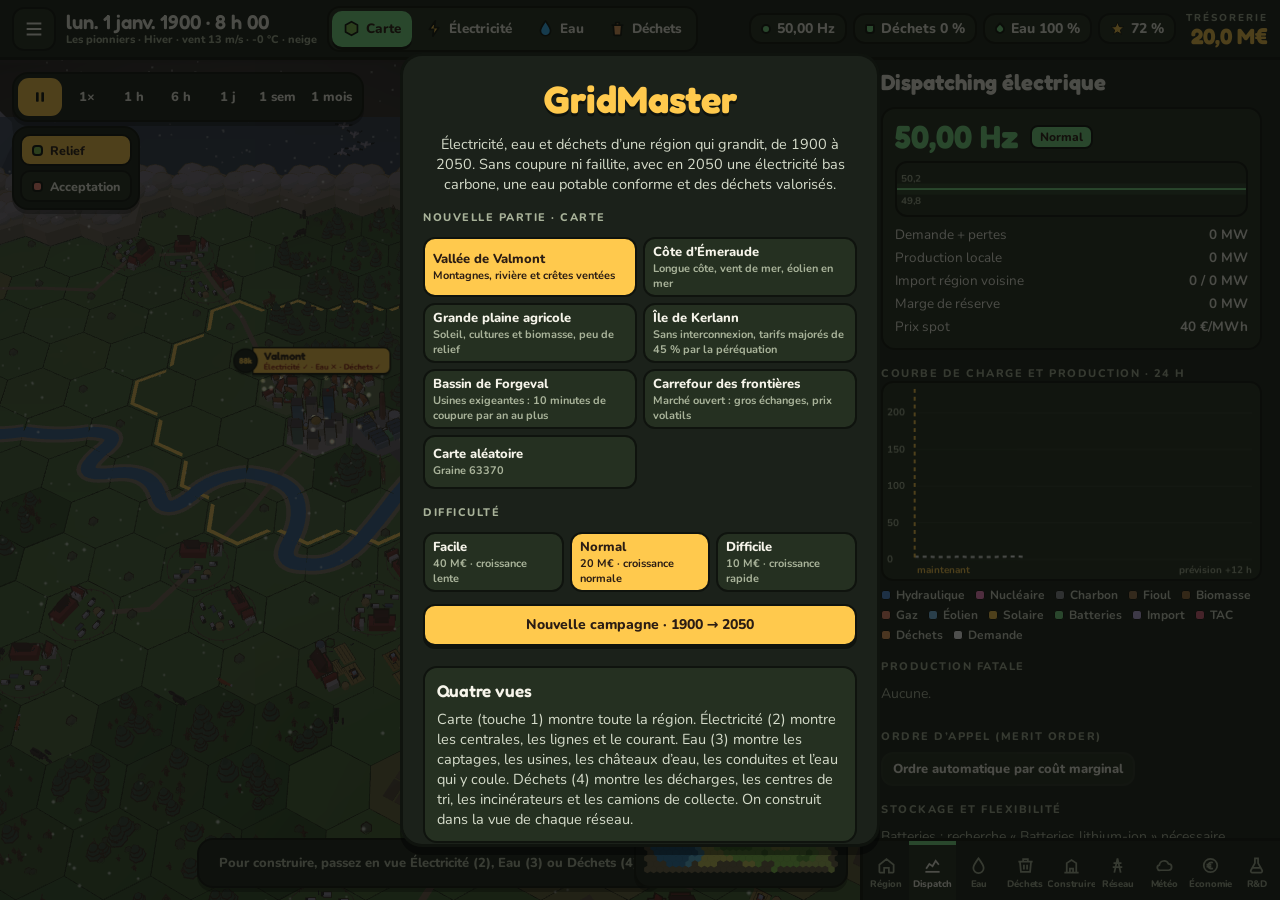
<file: index.html>
<!doctype html>
<html lang="fr">
<head>
<meta charset="utf-8">
<meta name="viewport" content="width=device-width, initial-scale=1, viewport-fit=cover">
<title>GridMaster</title>
<script src="js/00-appareil.js"></script>
<link rel="preconnect" href="https://fonts.googleapis.com">
<link href="https://fonts.googleapis.com/css2?family=Fredoka:wght@500;600;700&family=Nunito:wght@600;700;800&display=swap" rel="stylesheet">
<link rel="stylesheet" href="css/style.css">
</head>
<body>
<div id="tourner" role="dialog" aria-modal="true" aria-labelledby="tourner-titre">
  <svg viewBox="0 0 48 48" aria-hidden="true"><rect x="14" y="4" width="20" height="40" rx="4" fill="#253021" stroke="#ffc94d" stroke-width="3"/><circle cx="24" cy="38" r="2" fill="#ffc94d"/></svg>
  <h2 id="tourner-titre"><span class="t-paysage">Tournez la tablette en paysage</span><span class="t-portrait">Tournez le téléphone en portrait</span></h2>
  <p><span class="t-paysage">Sur tablette, la carte et le panneau de gestion tiennent côte à côte en format paysage.</span><span class="t-portrait">Sur téléphone, GridMaster se joue en portrait : la carte en haut, le panneau en bas.</span></p>
  <button type="button" class="btn secondaire petit" onclick="document.documentElement.dataset.ignorer = 1; majFormat();">Continuer ainsi</button>
</div>

<div id="app">
  <header class="barre">
    <button type="button" class="ico" data-act="menu" aria-label="Menu"><svg width="22" height="22" viewBox="0 0 24 24" fill="none" stroke="currentColor" stroke-width="2.4" aria-hidden="true"><path d="M4 6h16M4 12h16M4 18h16"/></svg></button>
    <div id="date" class="titre-date">GridMaster</div>
    <nav class="vues" aria-label="Vue de la carte">
      <button type="button" data-act="vue" data-id="carte" class="actif" title="Vue globale (touche 1)"><svg viewBox="0 0 20 20" aria-hidden="true"><path d="M10 2 17 6v8l-7 4-7-4V6z" fill="#86c552" stroke="#0f130e" stroke-width="2" stroke-linejoin="round"/></svg><span>Carte</span></button>
      <button type="button" data-act="vue" data-id="elec" title="Vue électricité (touche 2)"><svg viewBox="0 0 20 20" aria-hidden="true"><path d="M11 1 4 11h5l-1 8 7-10h-5z" fill="#ffc94d" stroke="#0f130e" stroke-width="2" stroke-linejoin="round"/></svg><span>Électricité</span></button>
      <button type="button" data-act="vue" data-id="eau" title="Vue eau (touche 3)"><svg viewBox="0 0 20 20" aria-hidden="true"><path d="M10 1c4 6 6 8.5 6 11.5a6 6 0 0 1-12 0C4 9.5 6 7 10 1z" fill="#38b6ff" stroke="#0f130e" stroke-width="2" stroke-linejoin="round"/></svg><span>Eau</span></button>
      <button type="button" data-act="vue" data-id="dechets" title="Vue déchets (touche 4)"><svg viewBox="0 0 20 20" aria-hidden="true"><path d="M5 6h10l-1 12H6zM3 6h14M8 6V3h4v3" fill="#f0a35e" stroke="#0f130e" stroke-width="2" stroke-linejoin="round"/></svg><span>Déchets</span></button>
    </nav>
    <div class="pills">
      <div id="p-evt" class="pill evt cache" hidden></div>
      <div id="p-freq" class="pill" title="Fréquence du réseau"><span class="pt"></span><span id="freq">50,00 Hz</span></div>
      <div id="p-dec" class="pill cache" title="Déchets valorisés (recyclage, compost, énergie) sur 30 jours ; rouge si les bacs débordent ou si les dépôts sauvages s’accumulent"><span class="pt"></span><span><span class="lib">Déchets </span><span id="dec-txt">—</span></span></div>
      <div id="p-eau" class="pill cache" title="Eau potable : part des besoins servis"><span class="pt"></span><span><span class="lib">Eau </span><span id="eau-txt">—</span></span></div>
      <div class="pill cache" title="Satisfaction des habitants"><svg width="15" height="15" viewBox="0 0 24 24" fill="#ffc94d" stroke="#0f130e" stroke-width="1.5" aria-hidden="true"><path d="M12 2l3 7 7 .6-5.3 4.6 1.6 7.1L12 17.5 5.7 21.3l1.6-7.1L2 9.6 9 9z"/></svg><span id="sat">—</span></div>
    </div>
    <div class="tresorerie"><div class="etiquette">TRÉSORERIE</div><div id="argent" class="argent">—</div></div>
  </header>

  <main id="zone">
    <canvas id="carte" aria-label="Carte hexagonale de la région"></canvas>
    <div id="eclair"></div>
    <div id="etiquettes"></div>
    <div id="temps" class="flottant temps" role="group" aria-label="Vitesse du temps"></div>
    <nav class="flottant lentilles" id="lentilles" aria-label="Lentilles de la carte"></nav>
    <button type="button" id="carte-eq" class="flottant carte-eq" data-act="onglet" data-id="dispatch"></button>
    <div class="aide" id="aide" hidden></div>
    <section class="flottant guide" id="guide" aria-live="polite" hidden></section>
    <div class="flottant chantier" id="chantier" role="toolbar" aria-label="Construire"></div>
    <div class="flottant minicarte"><canvas id="mini" width="400" height="266" aria-label="Mini-carte"></canvas></div>
  </main>

  <aside id="panneau" aria-label="Panneau de gestion">
    <div class="tete-panneau"><h2 id="titre-panneau">Dispatch</h2>
      <button type="button" class="fermer" data-act="onglet" data-id="carte" aria-label="Fermer"><svg width="18" height="18" viewBox="0 0 24 24" fill="none" stroke="currentColor" stroke-width="2.6" aria-hidden="true"><path d="M6 6l12 12M18 6L6 18"/></svg></button></div>
    <div id="contenu-panneau" class="contenu-panneau"></div>
  </aside>

  <nav class="nav" aria-label="Navigation du jeu">
    <button type="button" data-act="onglet" data-id="accueil"><svg width="22" height="22" viewBox="0 0 24 24" fill="none" stroke="currentColor" stroke-width="2.2" aria-hidden="true"><path d="M3 11l9-7 9 7v9a1 1 0 0 1-1 1h-5v-6h-6v6H4a1 1 0 0 1-1-1z"/></svg>Région</button>
    <button type="button" data-act="onglet" data-id="dispatch"><svg width="22" height="22" viewBox="0 0 24 24" fill="none" stroke="currentColor" stroke-width="2.2" aria-hidden="true"><path d="M3 20h18"/><path d="M4 16l4-6 4 3 4-7 4 5"/></svg>Dispatch</button>
    <button type="button" data-act="onglet" data-id="eau"><svg width="22" height="22" viewBox="0 0 24 24" fill="none" stroke="currentColor" stroke-width="2.2" aria-hidden="true"><path d="M12 3c4.5 6 6.5 9 6.5 12a6.5 6.5 0 0 1-13 0C5.5 12 7.5 9 12 3z"/></svg>Eau</button>
    <button type="button" data-act="onglet" data-id="dechets"><svg width="22" height="22" viewBox="0 0 24 24" fill="none" stroke="currentColor" stroke-width="2.2" aria-hidden="true"><path d="M5 7h14l-1.2 13H6.2zM3 7h18M9 7V4h6v3M10 11v6M14 11v6"/></svg>Déchets</button>
    <button type="button" data-act="onglet" data-id="construire"><svg width="22" height="22" viewBox="0 0 24 24" fill="none" stroke="currentColor" stroke-width="2.2" aria-hidden="true"><path d="M3 21h18M6 21V9l6-4 6 4v12"/><path d="M10 21v-5h4v5"/></svg>Construire</button>
    <button type="button" data-act="onglet" data-id="reseau"><svg width="22" height="22" viewBox="0 0 24 24" fill="none" stroke="currentColor" stroke-width="2.2" aria-hidden="true"><path d="M12 3l-4 18M12 3l4 18M7 9h10M6 14h12"/></svg>Réseau</button>
    <button type="button" data-act="onglet" data-id="meteo"><svg width="22" height="22" viewBox="0 0 24 24" fill="none" stroke="currentColor" stroke-width="2.2" aria-hidden="true"><path d="M7 18h10a4 4 0 0 0 0-8 6 6 0 0 0-11.5 1.5A3.3 3.3 0 0 0 7 18z"/></svg>Météo</button>
    <button type="button" data-act="onglet" data-id="economie"><svg width="22" height="22" viewBox="0 0 24 24" fill="none" stroke="currentColor" stroke-width="2.2" aria-hidden="true"><circle cx="12" cy="12" r="8.5"/><path d="M15 8.5a4 4 0 1 0 0 7M7 11h6M7 13.5h6"/></svg>Économie</button>
    <button type="button" data-act="onglet" data-id="rd"><svg width="22" height="22" viewBox="0 0 24 24" fill="none" stroke="currentColor" stroke-width="2.2" aria-hidden="true"><path d="M9 3h6M10 3v6l-5 9a2 2 0 0 0 1.8 3h10.4a2 2 0 0 0 1.8-3l-5-9V3"/><path d="M7.5 15h9"/></svg>R&amp;D</button>
  </nav>
</div>
<div class="bulle" id="bulle" hidden></div>
<div id="modale" class="modale" hidden><div class="boite" role="dialog" aria-modal="true" aria-labelledby="modale-titre"><div id="modale-contenu" style="display:flex;flex-direction:column;gap:12px"></div></div></div>
<div id="toast" class="toast" role="status" aria-live="polite" hidden></div>

<!-- les graphismes viennent de la bibliothèque commune web_engine (graphismes/, voir outils/maj-graphismes.sh) : son moteur unique
     tient le canevas, la caméra, le plateau et le ciel (js/01-moteur.js) ; le jeu se sert du serveur Rust (lancer.sh), les modules locaux
     étant refusés en file:// -->
<script type="importmap">{ "imports": { "three": "./graphismes/three/three.module.js" } }</script>
<script type="module" src="js/01-moteur.js"></script>
<script defer src="js/01-outils.js"></script>
<script defer src="js/02-terrain.js"></script>
<script defer src="js/03-plateau.js"></script>
<script defer src="js/05-catalogue.js"></script>
<script defer src="js/06-eau.js"></script>
<script defer src="js/06b-dechets.js"></script>
<script defer src="js/06c-territoire.js"></script>
<script defer src="js/07-epoques-rd.js"></script>
<script defer src="js/08-installations.js"></script>
<script defer src="js/09-lignes.js"></script>
<script defer src="js/10-reseau.js"></script>
<script defer src="js/11-meteo-demande.js"></script>
<script defer src="js/12-dispatch.js"></script>
<script defer src="js/13-simulation.js"></script>
<script defer src="js/14-superpositions.js"></script>
<script defer src="js/15-camera.js"></script>
<script defer src="js/16-interface.js"></script>
<script defer src="js/17-panneaux.js"></script>
<script defer src="js/18-hud.js"></script>
<script defer src="js/19-vues.js"></script>
<script defer src="js/20-actions.js"></script>
<script defer src="js/21-partie.js"></script>
<script defer src="js/22-banc.js"></script>
<script defer src="js/23-ambiance.js"></script>
<script defer src="js/24-ciel.js"></script>
<script defer src="js/25-boucle.js"></script>

</body>
</html>
</file>
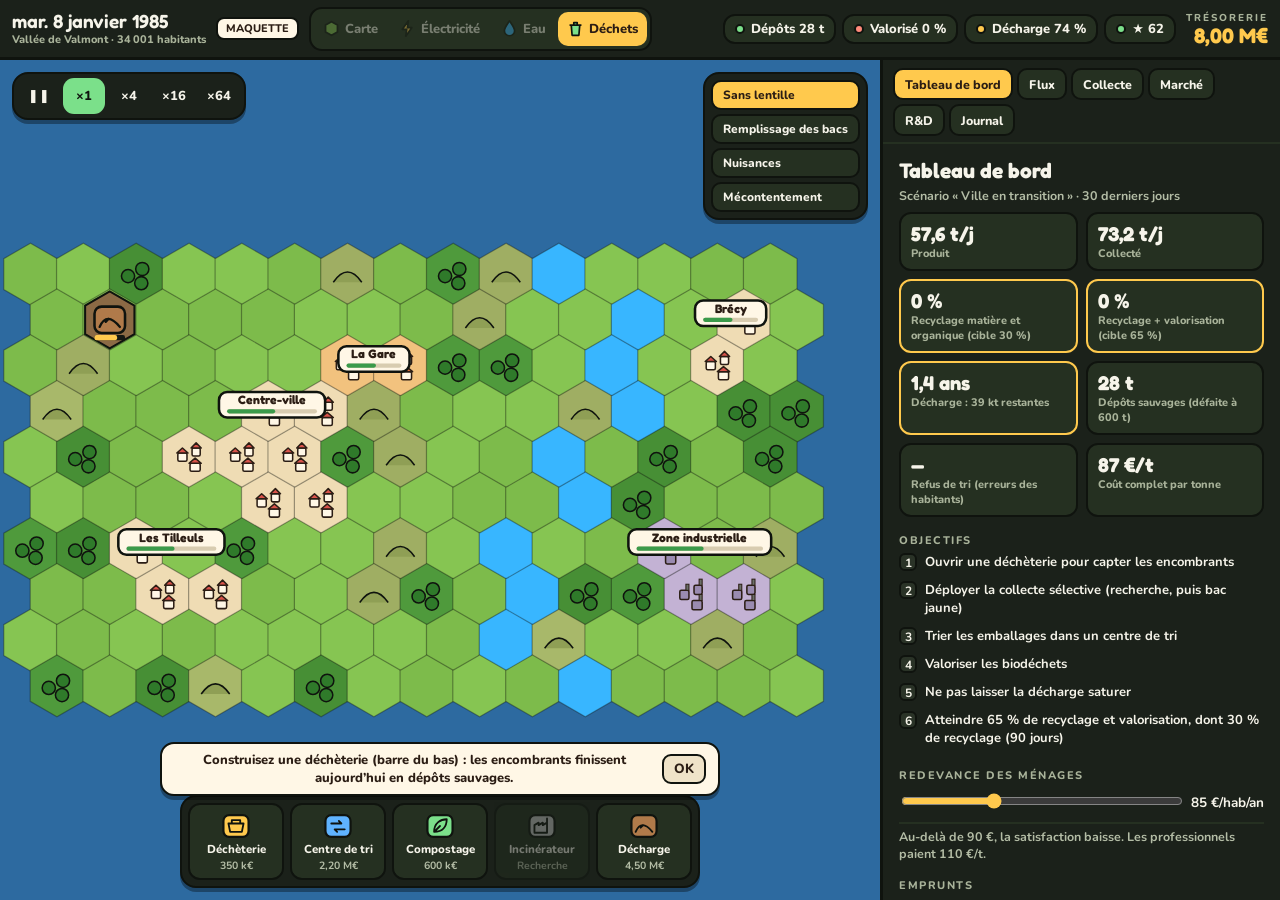
<file: maquettes/dechets.html>
<!doctype html>
<html lang="fr">
<head>
<meta charset="utf-8">
<meta name="viewport" content="width=device-width, initial-scale=1, viewport-fit=cover">
<title>Maquette Déchets</title>
<link rel="preconnect" href="https://fonts.googleapis.com">
<link href="https://fonts.googleapis.com/css2?family=Fredoka:wght@500;600;700&family=Nunito:wght@600;700;800&display=swap" rel="stylesheet">
<style>
/* Maquette du mode « Gestion des déchets » de GridMaster : tokens repris de css/style.css, page autonome. */
:root {
  color-scheme: dark;
  --fond: #1b211a; --fond2: #253021; --fond3: #2a3327; --bord: #0f130e; --trait: #2b1d14; --sol: #141813;
  --txt: #f6f4ea; --doux: #b3bca5; --gris: #a9b39a; --or: #ffc94d; --vert: #7be08a; --rouge: #ff8a7a; --orange: #ff9a4a; --creme: #fff7e6;
  --titre: Fredoka, "Trebuchet MS", system-ui, sans-serif; --corps: Nunito, "Segoe UI", system-ui, sans-serif;
  --ombre: 0 4px 0 rgba(0,0,0,.35);
  /* flux : palette catégorielle validée sur le fond sombre (ordre fixe) */
  --f-res: #3987e5; --f-emb: #c98500; --f-verre: #199e70; --f-bio: #d95926; --f-enc: #9085e9;
}
* { box-sizing: border-box; }
html, body { margin: 0; height: 100%; overflow: hidden; background: var(--sol); color: var(--txt); font-family: var(--corps); }
button { font-family: inherit; color: inherit; }
button:focus-visible { outline: 3px solid var(--vert); outline-offset: 2px; }
[hidden] { display: none !important; }
#app { display: grid; grid-template-rows: 60px minmax(0, 1fr); grid-template-columns: minmax(0, 1fr) 400px; height: 100%; }
.barre { grid-column: 1 / -1; display: flex; align-items: center; gap: 10px; padding: 0 12px; background: var(--fond); border-bottom: 3px solid var(--bord); min-width: 0; }
.titre-date { font-family: var(--titre); font-weight: 600; font-size: 19px; line-height: 1.15; min-width: 0; white-space: nowrap; }
.titre-date small { display: block; font: 800 11px var(--corps); color: var(--gris); white-space: nowrap; }
.badge { padding: 2px 8px; border-radius: 8px; background: var(--creme); color: var(--trait); font-weight: 800; font-size: 11px; border: 2px solid var(--bord); }
.vues { display: flex; gap: 3px; padding: 3px; border-radius: 13px; background: var(--fond2); border: 2px solid var(--bord); }
.vues button { display: flex; align-items: center; gap: 5px; min-height: 34px; padding: 0 9px; border: 0; border-radius: 10px; background: transparent; font-weight: 800; font-size: 13px; cursor: pointer; }
.vues button svg { width: 17px; height: 17px; }
.vues button:disabled { opacity: .4; cursor: not-allowed; }
.vues button.actif { background: var(--or); color: var(--trait); }
.pills { display: flex; gap: 6px; margin-left: auto; min-width: 0; overflow: hidden; }
.pill { display: flex; align-items: center; gap: 6px; padding: 4px 10px; border-radius: 12px; background: var(--fond2); border: 2px solid var(--bord); font-weight: 800; font-size: 13px; white-space: nowrap; font-variant-numeric: tabular-nums; }
.pill .pt { width: 10px; height: 10px; border-radius: 50%; border: 2px solid var(--bord); background: var(--vert); }
.pill.alerte .pt { background: var(--or); } .pill.critique .pt { background: var(--rouge); animation: clignote .6s steps(2) infinite; }
.pill.evt { background: var(--rouge); color: var(--trait); }
@keyframes clignote { 50% { opacity: .2; } }
.tresorerie { text-align: right; flex: none; }
.etiquette { font-size: 10px; font-weight: 800; letter-spacing: 2px; color: var(--gris); }
.argent { font-family: var(--titre); font-weight: 700; font-size: 21px; line-height: 1; color: var(--or); font-variant-numeric: tabular-nums; }
.argent.neg { color: var(--rouge); }

main { position: relative; overflow: hidden; background: #2d6aa0; min-width: 0; }
#carte { position: absolute; inset: 0; width: 100%; height: 100%; display: block; }
#carte .hex { stroke: rgba(15,19,14,.35); stroke-width: 1.2; }
#carte .cible { fill: transparent; stroke: none; cursor: pointer; }
#carte .cible:hover { fill: rgba(255,255,255,.12); }
#carte .ok { fill: rgba(123,224,138,.45); stroke: var(--vert); stroke-width: 3; }
#carte .ko { fill: rgba(255,138,122,.4); stroke: var(--rouge); stroke-width: 3; }
#carte text { font-family: var(--titre); pointer-events: none; }
#carte .site { cursor: pointer; }
.flottant { position: absolute; z-index: 3; background: var(--fond); border: 2.5px solid var(--bord); border-radius: 16px; box-shadow: var(--ombre); }
.temps { left: 12px; top: 12px; display: flex; gap: 3px; padding: 4px; }
.temps button { min-width: 42px; min-height: 36px; border: 0; border-radius: 11px; background: transparent; font: 800 13px var(--corps); cursor: pointer; }
.temps button.actif { background: var(--vert); color: var(--bord); }
.temps button:first-child.actif { background: var(--or); }
.lentilles { right: 12px; top: 12px; display: flex; flex-direction: column; gap: 4px; padding: 6px; }
.lentilles button { min-height: 30px; padding: 0 10px; border-radius: 10px; border: 2px solid var(--bord); background: var(--fond2); font-weight: 800; font-size: 12px; text-align: left; cursor: pointer; }
.lentilles button.actif { background: var(--or); color: var(--trait); }
.chantier { left: 50%; transform: translateX(-50%); bottom: 12px; max-width: calc(100% - 24px); display: flex; gap: 6px; padding: 6px; overflow-x: auto; }
.carte-c { flex: none; width: 96px; padding: 6px 5px 5px; border-radius: 12px; border: 2px solid var(--bord); background: var(--fond2); cursor: pointer; display: flex; flex-direction: column; align-items: center; gap: 2px; text-align: center; }
.carte-c svg { width: 30px; height: 30px; }
.carte-c b { font-size: 11.5px; font-weight: 800; line-height: 1.15; }
.carte-c span { font-size: 10.5px; font-weight: 700; color: var(--doux); }
.carte-c.actif { background: var(--or); color: var(--trait); } .carte-c.actif span { color: var(--trait); }
.carte-c:disabled { opacity: .42; cursor: not-allowed; }
.aide { position: absolute; z-index: 4; left: 50%; transform: translateX(-50%); bottom: 104px; padding: 7px 12px; border-radius: 14px; background: var(--creme); color: var(--trait); border: 2.5px solid var(--bord); box-shadow: var(--ombre); font-weight: 800; font-size: 13px; width: max-content; max-width: min(560px, calc(100% - 24px)); text-align: center; display: flex; gap: 8px; align-items: center; }
.aide button { min-height: 30px; padding: 0 10px; border-radius: 9px; border: 2px solid var(--bord); background: #efe3c8; color: var(--trait); font-weight: 800; cursor: pointer; }
.bulle { position: fixed; z-index: 9; pointer-events: none; padding: 6px 10px; border-radius: 11px; background: var(--creme); color: var(--trait); border: 2px solid var(--bord); font-size: 12px; font-weight: 800; max-width: 260px; }
.bulle b { font-family: var(--titre); font-weight: 600; font-size: 14px; }
.bulle .non { color: #b3261e; } .bulle .oui { color: #23752f; }

aside { display: flex; flex-direction: column; min-height: 0; background: var(--fond); border-left: 3px solid var(--bord); }
.onglets { display: flex; flex-wrap: wrap; gap: 4px; padding: 8px 10px 6px; border-bottom: 2px solid var(--fond2); }
.onglets button { min-height: 32px; padding: 0 10px; border-radius: 10px; border: 2px solid var(--bord); background: var(--fond2); font-weight: 800; font-size: 12.5px; cursor: pointer; }
.onglets button.actif { background: var(--or); color: var(--trait); }
#contenu { flex: 1; overflow-y: auto; padding: 4px 16px 24px; }
h2 { margin: 10px 0 2px; font-family: var(--titre); font-weight: 700; font-size: 21px; }
.section { margin-top: 16px; font-size: 11px; font-weight: 800; letter-spacing: 1.5px; color: var(--gris); text-transform: uppercase; }
.note { font-size: 12.5px; font-weight: 700; color: var(--doux); margin: 4px 0; }
.tuiles { display: grid; grid-template-columns: 1fr 1fr; gap: 8px; margin-top: 8px; }
.tuile { padding: 8px 10px; border-radius: 12px; background: var(--fond2); border: 2px solid var(--bord); }
.tuile .v { font-family: var(--titre); font-weight: 700; font-size: 20px; font-variant-numeric: tabular-nums; }
.tuile .l { font-size: 11px; font-weight: 800; color: var(--gris); }
.tuile.alerte { border-color: var(--or); } .tuile.critique { border-color: var(--rouge); }
.ligne { display: flex; align-items: center; gap: 10px; padding: 8px 0; border-bottom: 2px solid var(--fond2); font-size: 13.5px; font-weight: 700; }
.ligne .grand { flex: 1; min-width: 0; }
.ligne small { display: block; color: var(--doux); font-size: 11.5px; }
.ligne .num { font-variant-numeric: tabular-nums; white-space: nowrap; }
.pastille { width: 12px; height: 12px; border-radius: 4px; border: 2px solid var(--bord); flex: none; }
.btn { min-height: 34px; padding: 0 12px; border-radius: 10px; border: 2px solid var(--bord); background: var(--vert); color: var(--bord); font-weight: 800; font-size: 12.5px; cursor: pointer; white-space: nowrap; }
.btn.secondaire { background: var(--fond3); color: var(--txt); }
.btn:disabled { opacity: .45; cursor: not-allowed; }
.seg { display: flex; gap: 2px; padding: 2px; border-radius: 10px; background: var(--sol); border: 2px solid var(--bord); }
.seg button { min-width: 30px; min-height: 28px; border: 0; border-radius: 8px; background: transparent; font-weight: 800; font-size: 12px; cursor: pointer; }
.seg button.actif { background: var(--or); color: var(--trait); }
.jauge { height: 9px; border-radius: 5px; background: var(--sol); border: 1.5px solid var(--bord); overflow: hidden; }
.jauge i { display: block; height: 100%; background: var(--vert); border-radius: 4px; }
.jauge.alerte i { background: var(--or); } .jauge.critique i { background: var(--rouge); }
.objectif { display: flex; gap: 8px; align-items: flex-start; padding: 5px 0; font-size: 13px; font-weight: 700; }
.objectif .c { width: 18px; height: 18px; flex: none; border-radius: 6px; border: 2px solid var(--bord); background: var(--fond3); display: grid; place-items: center; font-size: 12px; }
.objectif.fait { color: var(--doux); } .objectif.fait .c { background: var(--vert); color: var(--bord); }
input[type=range] { width: 100%; accent-color: var(--or); }
#sankey text { font-family: var(--corps); font-weight: 800; font-size: 11px; fill: var(--txt); }
#sankey .lien { fill: none; stroke-opacity: .42; }
#sankey .lien:hover { stroke-opacity: .8; }
.toast { position: fixed; z-index: 10; left: calc(50% - 200px); top: 72px; transform: translateX(-50%); padding: 8px 14px; border-radius: 13px; background: var(--creme); color: var(--trait); border: 2.5px solid var(--bord); box-shadow: var(--ombre); font-weight: 800; font-size: 13.5px; max-width: calc(100% - 24px); }
.toast.critique { background: var(--rouge); }
.modale { position: fixed; inset: 0; z-index: 20; background: rgba(0,0,0,.55); display: grid; place-items: center; padding: 16px; }
.boite { width: min(440px, 100%); padding: 18px; border-radius: 20px; background: var(--fond); border: 3px solid var(--bord); box-shadow: var(--ombre); display: flex; flex-direction: column; gap: 10px; }
.boite h2 { margin: 0; }
.boite p { margin: 0; font-weight: 700; color: var(--doux); }

@media (max-width: 900px) {
  #app { grid-template-columns: minmax(0, 1fr); grid-template-rows: 60px minmax(0, 52fr) minmax(0, 48fr); }
  aside { border-left: 0; border-top: 3px solid var(--bord); }
  .vues button span, .pill.opt, .titre-date small, .badge, .pills { display: none; }
  .titre-date { font-size: 14px; }
  .toast { left: 50%; }
  .aide { font-size: 12px; padding: 5px 9px; }
  .lentilles { display: none; }
  .aide { bottom: 96px; }
  .carte-c { width: 84px; }
}
</style>
</head>
<body>
<div id="app">
  <header class="barre">
    <div id="date" class="titre-date">GridMaster</div>
    <span class="badge">MAQUETTE</span>
    <nav class="vues" aria-label="Vue de la carte">
      <button type="button" disabled title="Vue du jeu principal, absente de la maquette"><svg viewBox="0 0 20 20" aria-hidden="true"><path d="M10 2 17 6v8l-7 4-7-4V6z" fill="#86c552" stroke="#0f130e" stroke-width="2" stroke-linejoin="round"/></svg><span>Carte</span></button>
      <button type="button" disabled title="Vue du jeu principal, absente de la maquette"><svg viewBox="0 0 20 20" aria-hidden="true"><path d="M11 1 4 11h5l-1 8 7-10h-5z" fill="#ffc94d" stroke="#0f130e" stroke-width="2" stroke-linejoin="round"/></svg><span>Électricité</span></button>
      <button type="button" disabled title="Vue du jeu principal, absente de la maquette"><svg viewBox="0 0 20 20" aria-hidden="true"><path d="M10 1c4 6 6 8.5 6 11.5a6 6 0 0 1-12 0C4 9.5 6 7 10 1z" fill="#38b6ff" stroke="#0f130e" stroke-width="2" stroke-linejoin="round"/></svg><span>Eau</span></button>
      <button type="button" class="actif" title="Vue déchets (touche 4)"><svg viewBox="0 0 20 20" aria-hidden="true"><path d="M5 6h10l-1 12H6zM3 6h14M8 6V3h4v3" fill="#7be08a" stroke="#0f130e" stroke-width="2" stroke-linejoin="round"/></svg><span>Déchets</span></button>
    </nav>
    <div class="pills">
      <div id="p-evt" class="pill evt" hidden></div>
      <div id="p-prop" class="pill" title="Dépôts sauvages dans la région"><span class="pt"></span><span></span></div>
      <div id="p-rec" class="pill" title="Recyclage et valorisation sur 30 jours"><span class="pt"></span><span></span></div>
      <div id="p-dech" class="pill opt" title="Remplissage des décharges"><span class="pt"></span><span></span></div>
      <div id="p-sat" class="pill opt" title="Satisfaction des habitants"><span class="pt"></span><span></span></div>
    </div>
    <div class="tresorerie"><div class="etiquette">TRÉSORERIE</div><div id="argent" class="argent">—</div></div>
  </header>

  <main>
    <svg id="carte" aria-label="Carte de la région : quartiers, bacs et installations de traitement"></svg>
    <div class="flottant temps" id="temps" role="group" aria-label="Vitesse du temps"></div>
    <nav class="flottant lentilles" id="lentilles" aria-label="Lentilles de la carte"></nav>
    <div class="aide" id="aide" hidden></div>
    <div class="flottant chantier" id="chantier" role="toolbar" aria-label="Construire"></div>
  </main>

  <aside aria-label="Panneau de gestion des déchets">
    <nav class="onglets" id="onglets"></nav>
    <div id="contenu"></div>
  </aside>
</div>
<div class="bulle" id="bulle" hidden></div>
<div class="toast" id="toast" role="status" aria-live="polite" hidden></div>
<div class="modale" id="modale" hidden><div class="boite" role="dialog" aria-modal="true" id="boite"></div></div>

<script>
'use strict';
// ---------- Outils ----------
const $ = id => document.getElementById(id);
const NS = 'http://www.w3.org/2000/svg';
const somme = a => a.reduce((s, x) => s + x, 0);
const clamp = (x, a, b) => Math.max(a, Math.min(b, x));
const fmt = (x, d = 0) => x.toLocaleString('fr-FR', { maximumFractionDigits: d, minimumFractionDigits: d });
const euros = x => Math.abs(x) >= 1e6 ? fmt(x / 1e6, 2) + ' M€' : Math.abs(x) >= 1e4 ? fmt(x / 1e3) + ' k€' : fmt(x) + ' €';
const pct = x => fmt(100 * x) + ' %';
function alea(a) { return () => { a |= 0; a = a + 0x6D2B79F5 | 0; let t = Math.imul(a ^ a >>> 15, 1 | a); t = t + Math.imul(t ^ t >>> 7, 61 | t) ^ t; return ((t ^ t >>> 14) >>> 0) / 4294967296; }; }
let rnd = alea(1985);
const gauss = () => Math.sqrt(-2 * Math.log(rnd() + 1e-9)) * Math.cos(2 * Math.PI * rnd());

// ---------- Grille hexagonale (pointe en haut, lignes impaires décalées) ----------
const S = 30, COLS = 15, ROWS = 10, R3 = Math.sqrt(3);
const centre = (c, r) => [S * R3 * (c + 0.5 * (r & 1)) + S, S * 1.5 * r + S + 4];
const coins = (x, y, s = S) => Array.from({ length: 6 }, (_, i) => { const a = Math.PI / 180 * (60 * i - 30); return (x + s * Math.cos(a)).toFixed(1) + ',' + (y + s * Math.sin(a)).toFixed(1); }).join(' ');
const cube = (c, r) => { const x = c - (r - (r & 1)) / 2; return [x, r, -x - r]; };
const dist = (a, b) => { const A = cube(a.c, a.r), B = cube(b.c, b.r); return Math.max(Math.abs(A[0] - B[0]), Math.abs(A[1] - B[1]), Math.abs(A[2] - B[2])); };

// ---------- Données (à sortir en fichiers de données dans le jeu) ----------
const FLUX = ['res', 'emb', 'verre', 'bio', 'enc'];
const NOM_FLUX = { res: 'Ordures résiduelles', emb: 'Emballages', verre: 'Verre', bio: 'Biodéchets', enc: 'Encombrants' };
const COUL = { res: '#3987e5', emb: '#c98500', verre: '#199e70', bio: '#d95926', enc: '#9085e9' };
const COMPO = { res: { res: .38, emb: .24, verre: .08, bio: .20, enc: .10 }, com: { res: .30, emb: .48, verre: .04, bio: .14, enc: .04 }, ind: { res: .50, emb: .22, verre: 0, bio: 0, enc: .28 } };
const CAPJ = { res: 5, emb: 10, verre: 16, bio: 5 };        // autonomie des bacs, en jours de production
const MATIERES = { papier: ['Papier et carton', 95], plastique: ['Plastiques', 230], metal: ['Métaux', 280], verre: ['Verre', 25], materiaux: ['Ferraille et bois', 45] };
const TYPES = {
  decheterie: { nom: 'Déchèterie', cout: 350e3, jours: 45, fixe: 1100, nuis: -3, rayon: 3, coul: '#ffc94d', aide: 'Capte 85 % des encombrants ; 45 % repartent en matières' },
  tri: { nom: 'Centre de tri', cout: 2.2e6, jours: 90, cap: 30, opex: 135, nuis: 4, rayon: 2, coul: '#5fb3ff', aide: 'Sépare papier, plastiques et métaux ; les refus partent en élimination' },
  compost: { nom: 'Compostage', cout: 600e3, jours: 40, cap: 22, opex: 40, nuis: 6, rayon: 2, coul: '#7be08a', aide: 'Transforme les biodéchets en compost ; odeurs' },
  incin: { nom: 'Incinérateur', cout: 9e6, jours: 240, cap: 60, opex: 95, nuis: 10, rayon: 3, coul: '#c9c9c9', rd: 'incin', loin: 3, aide: 'Brûle les résiduels et vend la chaleur ; fumées, mal accepté' },
  decharge: { nom: 'Décharge', cout: 4.5e6, jours: 150, volume: 150000, opex: 32, nuis: 14, rayon: 3, coul: '#b07a4a', loin: 3, aide: 'Enfouissement : se remplit, lixiviats, opposition locale' },
};
const EMPRUNT = { montant: 5e6, annuite: 5e6 * 0.04 / (1 - 1.04 ** -15), jours: 15 * 365 };
const TECHS = [
  { id: 'selective', niv: 1, nom: 'Collecte sélective', effet: 'Débloque le bac jaune des emballages', cout: 250e3, jours: 25 },
  { id: 'bio', niv: 1, nom: 'Collecte des biodéchets', effet: 'Débloque le bac des biodéchets', cout: 200e3, jours: 25 },
  { id: 'prevention', niv: 1, nom: 'Prévention de base', effet: 'Compostage domestique, anti-gaspillage : −7 % de déchets', cout: 150e3, jours: 20 },
  { id: 'trisemi', niv: 2, nom: 'Tri semi-automatique', effet: 'Centres de tri : capacité ×1,7, refus −5 points', cout: 600e3, jours: 45 },
  { id: 'incin', niv: 2, nom: 'Incinération avec récupération de chaleur', effet: "Débloque l'incinérateur", cout: 700e3, jours: 50 },
  { id: 'incitative', niv: 2, nom: 'Redevance incitative', effet: 'Tri des habitants nettement meilleur, mais 3 % des résiduels finissent en dépôts sauvages', cout: 250e3, jours: 30 },
  { id: 'tournees', niv: 2, nom: 'Optimisation des tournées', effet: 'Camions +20 % de capacité, transport −15 %', cout: 300e3, jours: 30 },
];
const QUARTIERS = [
  { id: 'centre', nom: 'Centre-ville', type: 'res', pop: 21000, cases: [[4, 4], [5, 3], [4, 3], [3, 4], [5, 4], [4, 5], [5, 5]] },
  { id: 'tilleuls', nom: 'Les Tilleuls', type: 'res', pop: 9000, cases: [[2, 7], [3, 7], [2, 6]] },
  { id: 'brecy', nom: 'Brécy', type: 'res', pop: 4000, cases: [[13, 2], [13, 1]] },
  { id: 'gare', nom: 'La Gare', type: 'com', tj: 5, cases: [[7, 2], [6, 2]] },
  { id: 'zi', nom: 'Zone industrielle', type: 'ind', tj: 6, cases: [[12, 7], [13, 7], [12, 6]] },
];

// ---------- Carte ----------
const HEX = new Map();
const cle = (c, r) => c + ',' + r;
function genererCarte() {
  for (let r = 0; r < ROWS; r++) {
    const riv = 10 + Math.round(Math.sin(r * 0.7) * 1.2);
    for (let c = 0; c < COLS; c++) {
      const v = rnd();
      HEX.set(cle(c, r), { c, r, ter: c === riv ? 'riviere' : v < 0.16 ? 'foret' : v < 0.26 ? 'colline' : 'plaine', var: rnd() });
    }
  }
  for (const q of QUARTIERS) for (const [c, r] of q.cases) HEX.get(cle(c, r)).quartier = q.id;
}

// ---------- État ----------
let G;
function nouvellePartie() {
  rnd = alea(1985);
  HEX.clear(); genererCarte();
  G = {
    date: new Date(1985, 0, 7), jour: 0, argent: 8e6, redevance: 85, camions: 6, brigade: false, campagne: -1,
    modes: { res: { actif: true, f: 2 }, emb: { actif: false, f: 1 }, verre: { actif: false, f: 1 }, bio: { actif: false, f: 2 } },
    rd: {}, rdEnCours: null, emprunts: [],
    quartiers: QUARTIERS.map(q => { const m = (q.type === 'res' ? q.pop * 1.37e-3 : q.tj) * 0.95; return { ...q, bac: { res: m * 3, emb: 0, verre: 0, bio: 0 }, moy: { res: m, emb: 0, verre: 0, bio: 0 }, sauvage: q.type === 'res' ? 8 : 2, sat: 62, nuis: 0, deborde: false }; }),
    sites: [{ type: 'decharge', nom: 'Décharge des Combes', c: 1, r: 1, chantier: 0, rempli: 111000, volume: 150000, util: [] }],
    prix: Object.fromEntries(Object.entries(MATIERES).map(([k, v]) => [k, v[1]])),
    histPrix: Object.fromEntries(Object.keys(MATIERES).map(k => [k, []])),
    vendre: Object.fromEntries(Object.keys(MATIERES).map(k => [k, true])),
    stock: Object.fromEntries(Object.keys(MATIERES).map(k => [k, 0])),
    L: { prod: 0, vendu: 0, compost: 0, energie: 0, enfoui: 0, export: 0 }, // grand livre de la matière, cumulé
    jours: [], liens: [], journal: [], evt: null, nonCollecte: 0, fini: false, victoire: false,
  };
  G.L.prod = bacsTotal() + sauvageTotal(); // l'existant au départ compte comme produit
  log('Bienvenue à la tête du service des déchets de la vallée. La décharge des Combes est déjà remplie aux trois quarts.');
}
const bacsTotal = () => somme(G.quartiers.map(q => somme(Object.values(q.bac))));
const sauvageTotal = () => somme(G.quartiers.map(q => q.sauvage));
const stockTotal = () => somme(Object.values(G.stock));
const actifs = t => G.sites.filter(s => s.type === t && !s.chantier && !s.panne);
const centreQ = q => ({ c: q.cases[0][0], r: q.cases[0][1] });
const annee = () => G.date.getFullYear();
const tgap = () => 10 + 2.5 * (annee() - 1985) + (G.date.getMonth() / 12) * 2.5; // taxe sur l'enfouissement, qui monte chaque année
function log(t, niveau = 'info') { G.journal.unshift({ d: dateCourte(), t, niveau }); G.journal.length = Math.min(G.journal.length, 80); }
function dateCourte() { return G.date.toLocaleDateString('fr-FR', { day: 'numeric', month: 'short', year: 'numeric' }); }

// ---------- Simulation : un pas = une journée ----------
function pas() {
  if (G.fini) return;
  const J = { prod: 0, collecte: 0, vendu: 0, compost: 0, energie: 0, enfoui: 0, export: 0, sauvageIn: 0, recettes: 0, depenses: 0, triIn: 0, refus: 0, manque: 0, cat: {} };
  const liens = {};
  const lien = (a, b, t) => { if (t > 1e-9) liens[a + '>' + b] = (liens[a + '>' + b] || 0) + t; };
  const payer = (cat, x) => { J.cat[cat] = (J.cat[cat] || 0) - x; J.depenses += x; G.argent -= x; };
  const encaisser = (cat, x) => { J.cat[cat] = (J.cat[cat] || 0) + x; J.recettes += x; G.argent += x; };
  const mois = G.date.getMonth() + G.date.getDate() / 31, dow = (G.date.getDay() + 6) % 7;
  const evt = G.evt;
  // capacités du jour
  const cap = { tri: somme(actifs('tri').map(() => TYPES.tri.cap * (G.rd.trisemi ? 1.7 : 1))), compost: somme(actifs('compost').map(() => TYPES.compost.cap)), incin: somme(actifs('incin').map(() => TYPES.incin.cap)) };
  const capDepart = { ...cap };
  const decheterie = actifs('decheterie').length > 0;
  const camp = G.campagne > G.jour ? 0.08 : 0;
  const qualite = 0.76 + camp;                               // part des objets bien triés dans le bac jaune
  const inc = G.rd.incitative ? 1 : 0;
  const tri = { emb: G.modes.emb.actif ? 0.55 + camp + inc * 0.15 : 0, verre: G.modes.verre.actif ? 0.72 + inc * 0.1 : 0, bio: G.modes.bio.actif ? 0.48 + camp / 2 + inc * 0.12 : 0 };
  const saison = { bio: 1 + 0.35 * (Math.exp(-(((mois - 4.5) / 1.2) ** 2)) + Math.exp(-(((mois - 10) / 1) ** 2))) * (evt?.id === 'tempete' ? 2 : 1), emb: mois >= 12 ? 1.2 : 1, enc: evt?.id === 'tempete' ? 4 : 1 };
  const canicule = evt?.id === 'canicule';

  // 1. production et dépôt dans les bacs
  for (const q of G.quartiers) {
    if (q.type === 'res') q.pop *= 1 + 0.015 / 365;
    const base = (q.type === 'res' ? q.pop * 1.37e-3 : q.tj) * (G.rd.prevention ? 0.93 : 1);
    const p = {}; for (const f of FLUX) p[f] = base * COMPO[q.type][f] * (saison[f] || 1);
    const tot = somme(Object.values(p)); J.prod += tot; G.L.prod += tot;
    const dans = { res: p.res, emb: p.emb * tri.emb, verre: p.verre * tri.verre, bio: p.bio * tri.bio };
    dans.res += p.emb * (1 - tri.emb) + p.verre * (1 - tri.verre) + p.bio * (1 - tri.bio);
    const erreurs = Math.min(dans.res * 0.5, dans.emb * (1 - qualite) / qualite); // erreurs de tri : des résiduels dans le bac jaune
    dans.res -= erreurs; dans.emb += erreurs;
    if (inc) { const x = dans.res * 0.03; dans.res -= x; q.sauvage += x; J.sauvageIn += x; lien('res', 'sauvage', x); } // la redevance au poids pousse certains à jeter dehors
    // encombrants : déchèterie, sinon bacs et dépôts sauvages
    if (decheterie) { q.versDech = p.enc * 0.85; dans.res += p.enc * 0.15; }
    else { q.versDech = 0; dans.res += p.enc * 0.7; q.sauvage += p.enc * 0.3; J.sauvageIn += p.enc * 0.3; lien('enc', 'sauvage', p.enc * 0.3); }
    q.deborde = false;
    for (const f of ['res', 'emb', 'verre', 'bio']) {
      q.moy[f] = q.moy[f] * 0.9 + dans[f] * 0.1;
      q.bac[f] += dans[f];
      const capBac = CAPJ[f] * Math.max(q.moy[f], 0.05) * (canicule && (f === 'bio' || f === 'res') ? 0.75 : 1);
      if (q.bac[f] > capBac) { const x = q.bac[f] - capBac; q.bac[f] = capBac; q.sauvage += x; J.sauvageIn += x; lien(f, 'sauvage', x); q.deborde = true; }
    }
  }

  // 2. collecte, du lundi au samedi : avec f passages par semaine, chaque jour les camions vident f/6 des bacs du quartier
  const parFlux = { res: [], emb: [], verre: [], bio: [] };
  let capCamions = G.camions * 14 * (G.rd.tournees ? 1.2 : 1);
  if (evt?.id === 'greve') capCamions = 0;
  const destDe = f => f === 'res' ? (actifs('incin')[0] ? 'incin' : 'decharge') : f === 'emb' ? (actifs('tri')[0] ? 'tri' : 'decharge') : f === 'bio' ? (actifs('compost')[0] ? 'compost' : 'decharge') : 'tri';
  if (dow < 6) for (const f of ['res', 'bio', 'emb', 'verre']) {
    if (!G.modes[f].actif) continue;
    const fr = G.modes[f].f, poids = 1 + 0.06 * (fr - 2); // des passages fréquents remplissent moins les camions
    for (const q of [...G.quartiers].sort((a, b) => b.bac[f] - a.bac[f])) {
      const voulu = q.bac[f] * Math.min(1, fr / 6), x = Math.min(voulu, capCamions / poids);
      if (x < voulu - 1e-9) J.manque += voulu - x;
      if (x <= 0) continue;
      q.bac[f] -= x; capCamions -= x * poids; J.collecte += x; parFlux[f].push({ q, x });
      const sites = G.sites.filter(s => s.type === destDe(f) && !s.chantier);
      const d = sites.length ? Math.min(...sites.map(s => dist(centreQ(q), s))) : 4;
      payer('Transport', x * Math.max(1, d) * 1.5 * (G.rd.tournees ? 0.85 : 1));
      if (rnd() < fr / 6) animer(q, sites[0] || G.sites[0], f, x);
    }
  }
  payer('Camions', G.camions * 420);
  for (const e of G.emprunts) if (e.reste > 0) { e.reste--; payer('Emprunts', e.annuite / 365); }

  // 3. traitement
  function eliminer(src, t, residuel = true) { // incinérateur, puis décharge, puis export d'urgence
    const col0 = FLUX.includes(src);
    const vers = (inst, dest, x) => { if (col0) { lien(src, inst, x); lien(inst, dest, x); } else lien(src, dest, x); };
    if (residuel && cap.incin > 0) { const x = Math.min(t, cap.incin); cap.incin -= x; t -= x; J.energie += x; G.L.energie += x; vers('incin', 'energie', x); payer('Traitement', x * TYPES.incin.opex); encaisser('Chaleur', x * 25); }
    for (const s of actifs('decharge')) { if (t <= 0) break; const x = Math.min(t, s.volume - s.rempli); if (x <= 0) continue; s.rempli += x; t -= x; J.enfoui += x; G.L.enfoui += x; vers('decharge', 'enfoui', x); payer('Enfouissement', x * TYPES.decharge.opex); payer('Taxe enfouissement', x * tgap()); }
    if (t > 0) { J.export += t; G.L.export += t; vers('export', 'enfoui', t); payer('Export', t * 165); if (!G.alerteExport) { G.alerteExport = true; alerte('Décharges pleines : les déchets partent en export d’urgence à 165 €/t.', 'critique'); } }
  }
  function matiere(m, t) {
    if (G.vendre[m]) { encaisser('Ventes', t * G.prix[m]); G.L.vendu += t; }
    else { G.stock[m] += t; const exc = stockTotal() - 2500; if (exc > 0) { G.stock[m] -= exc; encaisser('Ventes', exc * G.prix[m]); G.L.vendu += exc; } }
    J.vendu += t;
  }
  const tot = f => somme(parFlux[f].map(o => o.x));
  // emballages
  let E = tot('emb');
  if (E > 0) {
    const x = Math.min(E, cap.tri); cap.tri -= x; J.triIn += x;
    if (x > 0) {
      const tauxRefus = clamp(1 - qualite + 0.04 - (G.rd.trisemi ? 0.05 : 0), 0.03, 0.6), refus = x * tauxRefus, bon = x - refus;
      J.refus += refus; lien('emb', 'tri', x); lien('tri', 'recycle', bon); payer('Traitement', x * TYPES.tri.opex);
      matiere('papier', bon * .55); matiere('plastique', bon * .27); matiere('metal', bon * .18);
      eliminer('tri', refus);
    }
    if (E - x > 0) eliminer('emb', E - x);
  }
  // verre
  const V = tot('verre'); if (V > 0) { lien('verre', 'verrier', V); lien('verrier', 'recycle', V); matiere('verre', V); }
  // biodéchets
  const B = tot('bio');
  if (B > 0) {
    const x = Math.min(B, cap.compost); cap.compost -= x;
    if (x > 0) { J.compost += x; G.L.compost += x; lien('bio', 'compost', x); lien('compost', 'composte', x); payer('Traitement', x * TYPES.compost.opex); encaisser('Ventes', x * 4); }
    if (B - x > 0) eliminer('bio', B - x);
  }
  // encombrants en déchèterie
  const D = somme(G.quartiers.map(q => q.versDech || 0));
  if (D > 0) { lien('enc', 'decheterie', D); lien('decheterie', 'recycle', D * .45); matiere('materiaux', D * .45); eliminer('decheterie', D * .55, false); payer('Déchèteries', actifs('decheterie').length * TYPES.decheterie.fixe); }
  // résiduels
  const Rr = tot('res'); if (Rr > 0) eliminer('res', Rr);
  // propreté : les services municipaux ramassent 2 t/j de dépôts, la brigade 6 t/j de plus
  {
    payer('Propreté', 200 + (G.brigade ? 650 : 0)); let reste = G.brigade ? 8 : 2;
    for (const q of [...G.quartiers].sort((a, b) => b.sauvage - a.sauvage)) { const x = Math.min(q.sauvage, reste); q.sauvage -= x; reste -= x; if (x > 0) eliminer('sauvage', x); }
  }
  for (const s of G.sites) if (TYPES[s.type].cap) { s.util.push(capDepart[s.type] ? 1 - cap[s.type] / capDepart[s.type] : 0); if (s.util.length > 30) s.util.shift(); }

  // 4. recettes : redevance des ménages, redevance spéciale des professionnels
  const popRes = somme(G.quartiers.filter(q => q.type === 'res').map(q => q.pop));
  encaisser('Redevance', popRes * G.redevance / 365 + somme(G.quartiers.filter(q => q.type !== 'res').map(q => q.tj)) * 110);

  // 5. satisfaction et nuisances
  for (const q of G.quartiers) {
    let n = 0;
    for (const s of G.sites) { const T = TYPES[s.type], d = dist(centreQ(q), s); if (d <= T.rayon) n += T.nuis * (1 - (d - 1) / T.rayon) * (canicule && T.nuis > 5 ? 1.5 : 1); }
    q.nuis = n;
    const cible = 72 - n - Math.min(30, q.sauvage * 0.25) - (q.deborde ? 10 : 0) - Math.max(0, G.redevance - 90) * 0.5 + Math.max(0, 90 - G.redevance) * 0.15
      + (G.modes.emb.actif ? 3 : 0) + (decheterie ? 3 : 0) - (G.modes.res.f < 2 ? 6 : 0) - (evt?.id === 'greve' ? 8 : 0);
    q.sat += (clamp(cible, 0, 100) - q.sat) * 0.04;
  }

  // 6. recherche, chantiers, marché, événements
  if (G.rdEnCours && --G.rdEnCours.reste <= 0) { G.rd[G.rdEnCours.id] = true; alerte('Recherche terminée : ' + TECHS.find(t => t.id === G.rdEnCours.id).nom); G.rdEnCours = null; }
  for (const s of G.sites) {
    if (s.chantier && --s.chantier === 0) { alerte(s.nom + ' est en service.'); dessinerSites(); }
    if (s.panne && --s.panne === 0) { alerte(s.nom + ' redémarre.'); dessinerSites(); }
  }
  for (const m in MATIERES) {
    const base = MATIERES[m][1];
    G.prix[m] = Math.max(base * 0.1, G.prix[m] + (base - G.prix[m]) * 0.01 + G.prix[m] * 0.022 * gauss());
    G.histPrix[m].push(G.prix[m]); if (G.histPrix[m].length > 180) G.histPrix[m].shift();
  }
  evenements(mois);

  // 7. historiques et bilan matière
  G.liens.push(liens); if (G.liens.length > 30) G.liens.shift();
  G.jours.push(J); if (G.jours.length > 365) G.jours.shift();
  verifierBilan();
  G.jour++; G.date = new Date(G.date.getTime() + 864e5);
  if (G.date.getDate() === 1 && G.date.getMonth() === 0) log(`Nouvelle année ${annee()} : la taxe sur l'enfouissement passe à ${fmt(tgap())} €/t.`);
  finDePartie();
}

// Conservation de la matière : chaque tonne produite se retrouve quelque part
function bilan() {
  const L = G.L, ou = L.vendu + stockTotal() + L.compost + L.energie + L.enfoui + L.export + bacsTotal() + sauvageTotal();
  return { prod: L.prod, ou, ecart: Math.abs(L.prod - ou) };
}
function verifierBilan() {
  const b = bilan();
  if (b.ecart > 1e-6 * b.prod + 1e-6) { console.error('Bilan matière faux', b); G.bilanFaux = true; }
}

// ---------- Événements ----------
const EVTS = [
  { id: 'greve', nom: 'Grève de la collecte', p: m => 0.001, duree: [4, 7], critique: true, txt: 'Grève des équipages : plus aucune collecte, les bacs vont déborder.' },
  { id: 'canicule', nom: 'Canicule', p: m => m >= 6 && m < 9 ? 0.012 : 0, duree: [5, 9], txt: 'Canicule : odeurs, fermentation rapide, risque d’incendie.' },
  { id: 'tempete', nom: 'Tempête', p: m => m >= 10 || m < 3 ? 0.005 : 0, duree: [3, 4], txt: 'Tempête : encombrants et déchets verts en masse.' },
];
function evenements(mois) {
  if (G.evt && --G.evt.reste <= 0) { log('Fin : ' + G.evt.nom); G.evt = null; }
  if (!G.evt) for (const e of EVTS) if (rnd() < e.p(mois)) { G.evt = { ...e, reste: e.duree[0] + Math.floor(rnd() * (e.duree[1] - e.duree[0] + 1)) }; alerte(e.txt, e.critique ? 'critique' : 'alerte'); break; }
  const tri = actifs('tri');
  if (tri.length && rnd() < 0.0006 * (G.evt?.id === 'canicule' ? 6 : 1)) { const s = tri[0]; s.panne = 30; G.argent -= 150e3; alerte(`Incendie au ${s.nom} : arrêt 30 jours, 150 k€ de dégâts.`, 'critique'); dessinerSites(); }
  if (rnd() < 0.0008) { const m = rnd() < 0.5 ? 'plastique' : 'papier'; G.prix[m] *= 0.35; alerte(`Effondrement du cours : ${MATIERES[m][0].toLowerCase()} à ${fmt(G.prix[m])} €/t. Stocker en attendant ?`, 'alerte'); }
  if (rnd() < 0.001) { const q = G.quartiers[Math.floor(rnd() * G.quartiers.length)]; q.sauvage += 40; G.L.prod += 40; alerte(`Décharge sauvage massive découverte près de ${q.nom} (40 t).`, 'alerte'); }
}

// ---------- Indicateurs ----------
function sur(n, k) { return somme(G.jours.slice(-n).map(j => j[k])); }
function taux(n = 30) {
  const sortie = sur(n, 'vendu') + sur(n, 'compost') + sur(n, 'energie') + sur(n, 'enfoui') + sur(n, 'export');
  return { recyclage: sortie ? (sur(n, 'vendu') + sur(n, 'compost')) / sortie : 0, valorisation: sortie ? (sur(n, 'vendu') + sur(n, 'compost') + sur(n, 'energie')) / sortie : 0, sortie };
}
function decharge() {
  const ds = G.sites.filter(s => s.type === 'decharge' && !s.chantier), vol = somme(ds.map(s => s.volume)), rem = somme(ds.map(s => s.rempli));
  const parJour = sur(30, 'enfoui') / Math.max(1, Math.min(30, G.jours.length));
  return { taux: vol ? rem / vol : 1, reste: vol - rem, jours: parJour > 0 ? (vol - rem) / parJour : Infinity };
}
function satisfaction() { const p = q => q.type === 'res' ? q.pop : 3000; return somme(G.quartiers.map(q => q.sat * p(q))) / somme(G.quartiers.map(p)); }
const OBJECTIFS = [
  { t: 'Ouvrir une déchèterie pour capter les encombrants', ok: () => actifs('decheterie').length > 0, aide: 'Construisez une déchèterie (barre du bas) : les encombrants finissent aujourd’hui en dépôts sauvages.' },
  { t: 'Déployer la collecte sélective (recherche, puis bac jaune)', ok: () => G.modes.emb.actif, aide: 'Onglet R&D : lancez « Collecte sélective », puis déployez le bac jaune dans l’onglet Collecte.' },
  { t: 'Trier les emballages dans un centre de tri', ok: () => actifs('tri').length > 0, aide: 'Construisez un centre de tri : sans lui, le bac jaune finit à la décharge.' },
  { t: 'Valoriser les biodéchets', ok: () => G.modes.bio.actif && actifs('compost').length > 0, aide: 'Recherche « Collecte des biodéchets » et plateforme de compostage.' },
  { t: 'Ne pas laisser la décharge saturer', ok: () => decharge().jours > 720 || actifs('incin').length > 0, aide: 'Moins de deux ans de décharge : recyclez plus, ouvrez un site ou un incinérateur.' },
  { t: 'Atteindre 65 % de recyclage et valorisation, dont 30 % de recyclage (90 jours)', ok: () => G.jours.length >= 90 && taux(90).valorisation >= 0.65 && taux(90).recyclage >= 0.30, aide: 'Objectif final : 65 % valorisés dont 30 % recyclés sur 90 jours. Brûler ne suffit pas : il faut aussi trier.' },
];
function finDePartie() {
  const sauv = sauvageTotal();
  let raison = null;
  if (sauv > 600) raison = ['Débordement', `${fmt(sauv)} t de déchets s’entassent dans les rues : crise sanitaire, la préfecture reprend la main.`];
  else if (G.argent < -3e6) raison = ['Faillite', 'Le service des déchets ne peut plus payer ses camions ni ses sites.'];
  else if (G.jours.length > 60 && satisfaction() < 15) raison = ['Révolte locale', 'Les habitants bloquent les sites et exigent votre départ.'];
  if (raison) { G.fini = true; if (muet) return; vitesse(0); modale(raison[0], raison[1] + ` (${dateCourte()})`, [['Recommencer', () => { nouvellePartie(); toutDessiner(); fermerModale(); }]]); return; }
  if (!G.victoire && OBJECTIFS[5].ok()) { G.victoire = true; if (muet) return; vitesse(0); modale('Objectif atteint', `La vallée recycle et valorise ${pct(taux(90).valorisation)} de ses déchets. Vous pouvez continuer à jouer.`, [['Continuer', fermerModale]]); }
}

// ---------- Rendu de la carte ----------
const svg = $('carte');
const W = S * R3 * (COLS + 0.5) + S * 2, H = S * 1.5 * (ROWS - 1) + S * 2 + 8;
svg.setAttribute('viewBox', `0 0 ${W} ${H}`);
const calques = {};
for (const n of ['terrain', 'lentille', 'sites', 'cibles', 'apercu', 'camions', 'bannieres']) { const g = document.createElementNS(NS, 'g'); svg.appendChild(g); calques[n] = g; }
calques.cibles.style.pointerEvents = 'all';
const el = (tag, attrs, parent) => { const e = document.createElementNS(NS, tag); for (const k in attrs) e.setAttribute(k, attrs[k]); if (parent) parent.appendChild(e); return e; };
const TER = { plaine: ['#86c552', '#7dbb4b'], foret: ['#4f9a3c', '#478f35'], colline: ['#a8b86a', '#9fae63'], riviere: ['#38b6ff', '#38b6ff'] };
const QCOUL = { res: '#efdcb4', com: '#f2c27e', ind: '#c3b2d4' };
function dessinerTerrain() {
  calques.terrain.innerHTML = ''; calques.cibles.innerHTML = '';
  for (const h of HEX.values()) {
    const [x, y] = centre(h.c, h.r);
    const fill = h.quartier ? QCOUL[QUARTIERS.find(q => q.id === h.quartier).type] : TER[h.ter][h.var < 0.5 ? 0 : 1];
    el('polygon', { points: coins(x, y, S + 0.4), fill, class: 'hex' }, calques.terrain);
    if (h.ter === 'foret' && !h.quartier) for (const [dx, dy] of [[-8, 2], [6, -5], [5, 9]]) { el('circle', { cx: x + dx, cy: y + dy, r: 6.5, fill: '#2f7a2a', stroke: '#0f130e', 'stroke-width': 1.5 }, calques.terrain); }
    if (h.ter === 'colline' && !h.quartier) el('path', { d: `M${x - 14} ${y + 8} Q${x} ${y - 12} ${x + 14} ${y + 8}`, fill: '#8f9f55', stroke: '#0f130e', 'stroke-width': 1.5 }, calques.terrain);
    if (h.quartier) {
      const q = QUARTIERS.find(q => q.id === h.quartier);
      for (const [dx, dy, w] of [[-11, -4, 9], [3, -9, 8], [1, 6, 10]]) {
        const hh = q.type === 'ind' ? 9 : 8;
        el('rect', { x: x + dx, y: y + dy, width: w, height: hh, fill: q.type === 'ind' ? '#9a8bb0' : '#fff7e6', stroke: '#2b1d14', 'stroke-width': 1.5, rx: 1.5 }, calques.terrain);
        if (q.type !== 'ind') el('path', { d: `M${x + dx - 1} ${y + dy} L${x + dx + w / 2} ${y + dy - 5} L${x + dx + w + 1} ${y + dy}Z`, fill: q.type === 'com' ? '#e0703a' : '#d9534a', stroke: '#2b1d14', 'stroke-width': 1.5, 'stroke-linejoin': 'round' }, calques.terrain);
        else el('rect', { x: x + dx + w - 3, y: y + dy - 6, width: 3, height: 6, fill: '#6b6f68', stroke: '#2b1d14', 'stroke-width': 1 }, calques.terrain);
      }
    }
    const cible = el('polygon', { points: coins(x, y), class: 'cible' }, calques.cibles);
    cible.addEventListener('pointerenter', e => survol(h, e));
    cible.addEventListener('pointermove', e => placerBulle(e));
    cible.addEventListener('pointerleave', () => { $('bulle').hidden = true; calques.apercu.innerHTML = ''; });
    cible.addEventListener('click', () => clicHex(h));
  }
}
function icone(type, x, y, g, s = 1) {
  const T = TYPES[type], k = v => v * s;
  const r = el('rect', { x: x - k(15), y: y - k(13), width: k(30), height: k(26), rx: k(7), fill: T.coul, stroke: '#0f130e', 'stroke-width': 2.5 }, g);
  const p = d => el('path', { d, fill: 'none', stroke: '#0f130e', 'stroke-width': 2.2, 'stroke-linecap': 'round', 'stroke-linejoin': 'round', transform: `translate(${x},${y}) scale(${s})` }, g);
  if (type === 'decharge') p('M-10 7 Q-3 -9 10 7M-4 2l3-3');
  if (type === 'tri') p('M-8 -3h12l-3-3M8 4H-4l3 3');
  if (type === 'compost') p('M-7 7C-7 -4 1 -8 8 -8C8 1 3 7 -7 7M-7 7l7-7');
  if (type === 'incin') p('M-9 8V-1l5-3v3l5-3v3l5-3V8zM6 -4V-9');
  if (type === 'decheterie') p('M-9 -3h18l-2 10H-7zM-5 -3v-4h10v4');
  return r;
}
function dessinerSites() {
  calques.sites.innerHTML = '';
  for (const s of G.sites) {
    const [x, y] = centre(s.c, s.r), g = el('g', { class: 'site' }, calques.sites);
    if (s.type === 'decharge') el('polygon', { points: coins(x, y, S - 2), fill: '#8b6a45', stroke: '#0f130e', 'stroke-width': 2 }, g);
    icone(s.type, x, y, g);
    if (s.chantier || s.panne) { g.setAttribute('opacity', '.55'); el('rect', { x: x - 17, y: y + 12, width: 34, height: 13, rx: 5, fill: s.panne ? '#ff8a7a' : '#fff7e6', stroke: '#0f130e', 'stroke-width': 1.5 }, g); const t = el('text', { x, y: y + 22, 'text-anchor': 'middle', 'font-size': 9.5, fill: '#2b1d14' }, g); t.textContent = (s.chantier || s.panne) + ' j'; }
    if (s.type === 'decharge' && !s.chantier) { el('rect', { x: x - 15, y: y + 15, width: 30, height: 5, rx: 2, fill: '#141813' }, g); el('rect', { x: x - 15, y: y + 15, width: 30 * s.rempli / s.volume, height: 5, rx: 2, fill: s.rempli / s.volume > 0.9 ? '#ff8a7a' : '#ffc94d' }, g); s.jaugeEl = g.lastChild; }
    g.addEventListener('click', e => { e.stopPropagation(); if (!G.construire) { G.fiche = s; onglet('fiche'); } });
  }
}
let lentille = 'aucune';
function dessinerDynamique() {
  // lentilles
  calques.lentille.innerHTML = '';
  if (lentille === 'nuisances') for (const s of G.sites) { const T = TYPES[s.type]; if (T.nuis <= 0) continue; const [x, y] = centre(s.c, s.r); el('circle', { cx: x, cy: y, r: T.rayon * S * R3 * 0.95, fill: '#ff8a7a', 'fill-opacity': .12 + T.nuis / 80, stroke: '#ff8a7a', 'stroke-width': 2, 'stroke-dasharray': '6 5' }, calques.lentille); }
  if (lentille === 'bacs' || lentille === 'satisfaction') for (const q of G.quartiers) {
    const v = lentille === 'bacs' ? remplissage(q) : 1 - q.sat / 100;
    const c = v > 0.85 ? '#ff5a4a' : v > 0.6 ? '#ff9a4a' : v > 0.35 ? '#ffc94d' : '#7be08a';
    for (const [cc, rr] of q.cases) { const [x, y] = centre(cc, rr); el('polygon', { points: coins(x, y), fill: c, 'fill-opacity': .55 }, calques.lentille); }
  }
  // dépôts sauvages et bannières
  calques.bannieres.innerHTML = '';
  for (const q of G.quartiers) {
    const n = Math.min(q.cases.length * 2, Math.floor(q.sauvage / 12));
    for (let i = 0; i < n; i++) { const [cc, rr] = q.cases[i % q.cases.length]; const [x, y] = centre(cc, rr); const a = i * 2.4; el('path', { d: `M${x + 13 * Math.cos(a) - 6} ${y + 13 * Math.sin(a) + 4} q6 -10 12 0z`, fill: '#6d4c2f', stroke: '#0f130e', 'stroke-width': 1.5 }, calques.bannieres); }
    const pts = q.cases.map(([c, r]) => centre(c, r)), bx = somme(pts.map(p => p[0])) / pts.length, by = Math.min(...pts.map(p => p[1])) - 6;
    const g = el('g', {}, calques.bannieres), w = Math.max(70, q.nom.length * 7.2 + 18), f = remplissage(q);
    el('rect', { x: bx - w / 2, y: by - 13, width: w, height: 25, rx: 8, fill: q.deborde ? '#ff8a7a' : '#fff7e6', stroke: '#0f130e', 'stroke-width': 2.5 }, g);
    const t = el('text', { x: bx, y: by - 1, 'text-anchor': 'middle', 'font-size': 12, 'font-weight': 700, fill: '#2b1d14' }, g); t.textContent = q.nom;
    el('rect', { x: bx - w / 2 + 8, y: by + 4, width: w - 16, height: 4, rx: 2, fill: '#d8ccb0' }, g);
    el('rect', { x: bx - w / 2 + 8, y: by + 4, width: (w - 16) * Math.min(1, f), height: 4, rx: 2, fill: f > 0.85 ? '#d9342b' : f > 0.6 ? '#e07b1a' : '#3b9a4a' }, g);
  }
  for (const s of G.sites) if (s.jaugeEl) s.jaugeEl.setAttribute('width', 30 * s.rempli / s.volume);
}
function remplissage(q) { let m = 0; for (const f of ['res', 'emb', 'verre', 'bio']) if (G.modes[f].actif && q.moy[f] > 0.05) m = Math.max(m, q.bac[f] / (CAPJ[f] * q.moy[f])); return m; }

// camions : purement visuels, un trajet quartier → site par collecte
const CAMIONS = [];
let muet = false; // vrai pendant l'auto-vérification
function animer(q, site, f, x) {
  if (muet || CAMIONS.length > 40 || !site) return;
  const n = Math.min(3, Math.ceil(x / 8));
  for (let i = 0; i < n; i++) {
    const [ax, ay] = centre(...q.cases[i % q.cases.length]), [bx, by] = centre(site.c, site.r);
    const g = el('g', {}, calques.camions);
    el('rect', { x: -7, y: -4.5, width: 14, height: 9, rx: 2.5, fill: COUL[f], stroke: '#0f130e', 'stroke-width': 1.8 }, g);
    el('rect', { x: 3, y: -4.5, width: 4, height: 9, rx: 1.5, fill: '#fff7e6', stroke: '#0f130e', 'stroke-width': 1.5 }, g);
    CAMIONS.push({ g, ax, ay, bx, by, t: -i * 0.15, ang: Math.atan2(by - ay, bx - ax) * 180 / Math.PI });
  }
}
function bougerCamions(dt) {
  const v = Math.max(0.6, Math.min(3, VITESSES[G.v] / 3));
  for (let i = CAMIONS.length - 1; i >= 0; i--) {
    const c = CAMIONS[i]; c.t += dt * v * 0.6;
    if (c.t >= 1) { c.g.remove(); CAMIONS.splice(i, 1); continue; }
    const t = Math.max(0, c.t), x = c.ax + (c.bx - c.ax) * t, y = c.ay + (c.by - c.ay) * t;
    c.g.setAttribute('transform', `translate(${x},${y}) rotate(${c.ang > 90 || c.ang < -90 ? c.ang + 180 : c.ang}) ${c.ang > 90 || c.ang < -90 ? 'scale(-1,1)' : ''}`);
    c.g.style.opacity = c.t < 0 ? 0 : 1;
  }
}

// ---------- Construction ----------
function verifierPose(type, h) {
  const T = TYPES[type];
  if (h.ter === 'riviere') return 'Impossible sur la rivière';
  if (h.quartier) return 'Impossible dans un quartier habité';
  if (G.sites.some(s => s.c === h.c && s.r === h.r)) return 'Case déjà occupée';
  const dq = Math.min(...G.quartiers.flatMap(q => q.cases.map(([c, r]) => dist({ c, r }, h))));
  if (T.loin && dq < T.loin) return `Trop près des habitations (${dq} case${dq > 1 ? 's' : ''}, ${T.loin} au minimum) : enquête publique défavorable`;
  if (type === 'decharge') { const dr = Math.min(...[...HEX.values()].filter(x => x.ter === 'riviere').map(x => dist(x, h))); if (dr < 2) return 'Trop près de la rivière : risque de lixiviats'; }
  if (G.argent < T.cout) return 'Trésorerie insuffisante';
  return null;
}
function survol(h, e) {
  calques.apercu.innerHTML = '';
  const b = $('bulle');
  if (G.construire) {
    const err = verifierPose(G.construire, h), T = TYPES[G.construire], [x, y] = centre(h.c, h.r);
    el('polygon', { points: coins(x, y), class: err ? 'ko' : 'ok' }, calques.apercu);
    if (!err && T.rayon && T.nuis > 0) el('circle', { cx: x, cy: y, r: T.rayon * S * R3 * 0.95, fill: 'none', stroke: '#ff8a7a', 'stroke-width': 2, 'stroke-dasharray': '6 5' }, calques.apercu);
    const gene = !err && T.nuis > 0 ? G.quartiers.filter(q => dist(centreQ(q), h) <= T.rayon).map(q => q.nom) : [];
    b.innerHTML = `<b>${T.nom}</b><br>${err ? `<span class="non">${err}</span>` : `<span class="oui">${euros(T.cout)} · ${T.jours} jours de chantier</span>${gene.length ? `<br>Gêne : ${gene.join(', ')}` : ''}`}`;
  } else if (h.quartier) {
    const q = G.quartiers.find(q => q.id === h.quartier);
    b.innerHTML = `<b>${q.nom}</b><br>${q.type === 'res' ? fmt(q.pop) + ' habitants' : q.type === 'com' ? 'Commerces et services' : 'Industrie'}<br>Bacs : ${pct(Math.min(1, remplissage(q)))} · Dépôts : ${fmt(q.sauvage)} t<br>Satisfaction : ${fmt(q.sat)} / 100`;
  } else { b.hidden = true; return; }
  b.hidden = false; placerBulle(e);
}
function placerBulle(e) { const b = $('bulle'); b.style.left = Math.min(innerWidth - 270, e.clientX + 14) + 'px'; b.style.top = (e.clientY + 14) + 'px'; }
function clicHex(h) {
  if (!G.construire) { const s = G.sites.find(s => s.c === h.c && s.r === h.r); if (s) { G.fiche = s; onglet('fiche'); } return; }
  const type = G.construire, err = verifierPose(type, h);
  if (err) { alerte(err, 'alerte'); return; }
  const T = TYPES[type], n = G.sites.filter(s => s.type === type).length + 1;
  G.argent -= T.cout;
  G.sites.push({ type, nom: T.nom + (n > 1 ? ' n° ' + n : ''), c: h.c, r: h.r, chantier: T.jours, util: [], ...(type === 'decharge' ? { rempli: 0, volume: T.volume } : {}) });
  log(`Chantier lancé : ${T.nom} (${euros(T.cout)}, ${T.jours} jours).`);
  G.construire = null; $('bulle').hidden = true; calques.apercu.innerHTML = '';
  dessinerSites(); dessinerChantier(); aide(); ui();
}
function dessinerChantier() {
  const c = $('chantier'); c.innerHTML = '';
  for (const [id, T] of Object.entries(TYPES)) {
    const b = document.createElement('button'); b.type = 'button'; b.className = 'carte-c' + (G.construire === id ? ' actif' : '');
    const verrou = T.rd && !G.rd[T.rd];
    b.disabled = verrou; b.title = verrou ? 'Recherche requise : ' + TECHS.find(t => t.id === T.rd).nom : T.aide;
    const ic = document.createElementNS(NS, 'svg'); ic.setAttribute('viewBox', '-17 -15 34 30'); icone(id, 0, 0, ic, 0.95);
    b.appendChild(ic); b.insertAdjacentHTML('beforeend', `<b>${T.nom}</b><span>${verrou ? 'Recherche' : euros(T.cout)}</span>`);
    b.onclick = () => { G.construire = G.construire === id ? null : id; dessinerChantier(); aide(); };
    c.appendChild(b);
  }
}

// ---------- Panneau ----------
const ONGLETS = [['bord', 'Tableau de bord'], ['flux', 'Flux'], ['collecte', 'Collecte'], ['marche', 'Marché'], ['rd', 'R&D'], ['journal', 'Journal']];
let ongletActif = 'bord';
function onglet(id) { ongletActif = id; dessinerOnglets(); ui(true); }
function dessinerOnglets() {
  $('onglets').innerHTML = [...ONGLETS, ...(G.fiche ? [['fiche', 'Fiche']] : [])].map(([id, n]) => `<button type="button" class="${id === ongletActif ? 'actif' : ''}" data-o="${id}">${n}</button>`).join('');
  $('onglets').querySelectorAll('button').forEach(b => b.onclick = () => onglet(b.dataset.o));
}
const tuile = (v, l, cl = '') => `<div class="tuile ${cl}"><div class="v">${v}</div><div class="l">${l}</div></div>`;
const jauge = (x, cl = '') => `<div class="jauge ${cl || (x > 0.9 ? 'critique' : x > 0.7 ? 'alerte' : '')}"><i style="width:${clamp(x * 100, 0, 100)}%"></i></div>`;

const PANNEAUX = {
  bord() {
    const t = taux(30), d = decharge(), n = Math.max(1, Math.min(30, G.jours.length)), sauv = sauvageTotal();
    const refus = sur(30, 'triIn') ? sur(30, 'refus') / sur(30, 'triIn') : 0;
    const res = sur(30, 'recettes') - sur(30, 'depenses'), b = bilan();
    const cats = {}; for (const j of G.jours.slice(-30)) for (const k in j.cat) cats[k] = (cats[k] || 0) + j.cat[k];
    const obj = OBJECTIFS.map((o, i) => `<div class="objectif ${o.ok() ? 'fait' : ''}"><span class="c">${o.ok() ? '✓' : i + 1}</span>${o.t}</div>`).join('');
    return `<h2>Tableau de bord</h2><p class="note">Scénario « Ville en transition » · 30 derniers jours</p>
    <div class="tuiles">
      ${tuile(fmt(sur(30, 'prod') / n, 1) + ' t/j', 'Produit')}
      ${tuile(fmt(sur(30, 'collecte') / n, 1) + ' t/j', 'Collecté')}
      ${tuile(pct(t.recyclage), 'Recyclage matière et organique (cible 30 %)', t.recyclage >= .3 ? '' : 'alerte')}
      ${tuile(pct(t.valorisation), 'Recyclage + valorisation (cible 65 %)', t.valorisation >= .65 ? '' : 'alerte')}
      ${tuile(d.jours === Infinity ? '—' : fmt(d.jours / 365, 1) + ' ans', `Décharge : ${fmt(d.reste / 1000)} kt restantes`, d.jours < 365 ? 'critique' : d.jours < 730 ? 'alerte' : '')}
      ${tuile(fmt(sauv) + ' t', 'Dépôts sauvages (défaite à 600 t)', sauv > 350 ? 'critique' : sauv > 150 ? 'alerte' : '')}
      ${tuile(sur(30, 'triIn') ? pct(refus) : '—', 'Refus de tri (erreurs des habitants)')}
      ${tuile(t.sortie ? fmt(sur(30, 'depenses') / t.sortie) + ' €/t' : '—', 'Coût complet par tonne')}
    </div>
    <div class="section">Objectifs</div>${obj}
    <div class="section">Redevance des ménages</div>
    <div class="ligne"><div class="grand"><input type="range" min="50" max="160" step="5" value="${G.redevance}" id="redev" aria-label="Redevance par habitant et par an"></div><span class="num"><b id="redev-v">${G.redevance}</b> €/hab/an</span></div>
    <p class="note">Au-delà de 90 €, la satisfaction baisse. Les professionnels paient 110 €/t.</p>
    <div class="section">Emprunts</div>
    <div class="ligne"><div class="grand">${G.emprunts.filter(e => e.reste > 0).length} emprunt(s) en cours<small>5 M€ sur 15 ans à 4 % : ${euros(EMPRUNT.annuite)} par an. Trois au plus.</small></div><button type="button" class="btn secondaire" data-emprunt ${G.emprunts.filter(e => e.reste > 0).length >= 3 ? 'disabled' : ''}>Emprunter 5 M€</button></div>
    <div class="section">Finances sur 30 jours</div>
    ${Object.entries(cats).sort((a, b) => b[1] - a[1]).map(([k, v]) => `<div class="ligne"><span class="grand">${k}</span><span class="num" style="color:${v < 0 ? 'var(--rouge)' : 'var(--vert)'}">${v > 0 ? '+' : ''}${euros(v)}</span></div>`).join('')}
    <div class="ligne"><b class="grand">Résultat</b><b class="num" style="color:${res < 0 ? 'var(--rouge)' : 'var(--vert)'}">${res > 0 ? '+' : ''}${euros(res)}</b></div>
    <div class="section">Bilan matière</div>
    <p class="note">${G.bilanFaux ? '✗ Écart détecté' : '✓ Chaque tonne est retrouvée'} : ${fmt(b.prod)} t produites = ${fmt(G.L.vendu + stockTotal())} recyclées + ${fmt(G.L.compost)} compostées + ${fmt(G.L.energie)} brûlées + ${fmt(G.L.enfoui + G.L.export)} enfouies + ${fmt(bacsTotal() + sauvageTotal())} dans les bacs et les rues.</p>`;
  },
  flux() {
    return `<h2>Flux de matière</h2><p class="note">D'où viennent les tonnes et où elles vont, sur 30 jours. Une installation saturée est cerclée de rouge : c'est le goulot.</p>${sankey()}
    <p class="note">Survolez un flux pour lire son tonnage.</p>`;
  },
  collecte() {
    const capC = G.camions * 14 * (G.rd.tournees ? 1.2 : 1), besoin = sur(30, 'collecte') / Math.max(1, Math.min(30, G.jours.length)) * 7 / 6, manque = sur(7, 'manque');
    const lignes = [
      ['res', 'Porte-à-porte, bac gris', null, 0],
      ['emb', 'Bac jaune en porte-à-porte', 'selective', 400e3],
      ['verre', 'Colonnes d’apport volontaire', null, 120e3],
      ['bio', 'Bac marron en porte-à-porte', 'bio', 250e3],
    ].map(([f, mode, rd, cout]) => {
      const m = G.modes[f];
      let droite;
      if (m.actif) droite = `<div class="seg" role="group" aria-label="Passages par semaine">${[1, 2, 3, 6].map(k => `<button type="button" class="${m.f === k ? 'actif' : ''}" data-freq="${f}:${k}">${k}</button>`).join('')}</div>`;
      else if (rd && !G.rd[rd]) droite = `<button type="button" class="btn secondaire" data-o="rd">Recherche requise</button>`;
      else droite = `<button type="button" class="btn" data-deployer="${f}:${cout}" ${G.argent < cout ? 'disabled' : ''}>Déployer · ${euros(cout)}</button>`;
      return `<div class="ligne"><span class="pastille" style="background:${COUL[f]}"></span><div class="grand">${NOM_FLUX[f]}<small>${mode}${m.actif ? ' · passages par semaine' : ''}</small></div>${droite}</div>`;
    }).join('');
    const quartiers = G.quartiers.map(q => `<div class="ligne" style="display:block"><div style="display:flex;justify-content:space-between"><b>${q.nom}</b><span class="num" style="color:var(--doux)">${q.sauvage > 1 ? fmt(q.sauvage) + ' t de dépôts' : 'propre'}</span></div>
      ${['res', 'emb', 'verre', 'bio'].filter(f => G.modes[f].actif).map(f => `<div style="display:flex;gap:8px;align-items:center;margin-top:4px"><span class="pastille" style="background:${COUL[f]};width:10px;height:10px"></span><div style="flex:1">${jauge(q.moy[f] > 0.05 ? q.bac[f] / (CAPJ[f] * q.moy[f]) : 0)}</div></div>`).join('')}</div>`).join('');
    return `<h2>Collecte</h2>
    <div class="section">Flotte</div>
    <div class="ligne"><div class="grand">${G.camions} camions-bennes<small>${fmt(capC)} t/j de capacité · besoin moyen ${fmt(besoin)} t/j (lundi au samedi)</small></div>
      <button type="button" class="btn secondaire" data-camion="-1" ${G.camions <= 1 ? 'disabled' : ''} aria-label="Vendre un camion">−</button><button type="button" class="btn" data-camion="1" ${G.argent < 180e3 ? 'disabled' : ''}>+ 180 k€</button></div>
    ${manque > 1 ? `<p class="note" style="color:var(--or)">⚠ ${fmt(manque)} t laissées dans les bacs cette semaine faute de camions.</p>` : ''}
    <div class="section">Modes de collecte</div>${lignes}
    <p class="note">Plus de passages = bacs moins pleins, mais plus de camions. Un seul passage d'ordures par semaine mécontente.</p>
    <div class="section">Propreté et prévention</div>
    <div class="ligne"><div class="grand">Brigade de propreté<small>650 €/j, ramasse 6 t/j de dépôts sauvages en plus des 2 t/j des services municipaux</small></div><button type="button" class="btn ${G.brigade ? '' : 'secondaire'}" data-brigade>${G.brigade ? 'Active' : 'Activer'}</button></div>
    <div class="ligne"><div class="grand">Campagne d'information<small>Un an : meilleur tri, moins de refus</small></div>${G.campagne > G.jour ? `<span class="num">${G.campagne - G.jour} j</span>` : `<button type="button" class="btn" data-campagne ${G.argent < 90e3 ? 'disabled' : ''}>90 k€</button>`}</div>
    <div class="section">Remplissage des bacs par quartier</div>${quartiers}`;
  },
  marche() {
    const rows = Object.entries(MATIERES).map(([m, [nom]]) => {
      const h = G.histPrix[m], p = G.prix[m], mx = Math.max(...h, MATIERES[m][1] * 1.5), mn = 0;
      const pts = h.map((v, i) => `${(i / 179 * 140).toFixed(1)},${(30 - (v - mn) / (mx - mn) * 28).toFixed(1)}`).join(' ');
      const var30 = h.length > 30 ? (p / h[h.length - 31] - 1) : 0;
      return `<div class="ligne" style="flex-wrap:wrap"><div class="grand">${nom}<small>${fmt(p)} €/t · <span style="color:${var30 < 0 ? 'var(--rouge)' : 'var(--vert)'}">${var30 >= 0 ? '▲' : '▼'} ${pct(Math.abs(var30))}</span> sur 30 j${G.stock[m] > 0.5 ? ` · stock ${fmt(G.stock[m])} t` : ''}</small></div>
        <svg width="140" height="32" viewBox="0 0 140 32" role="img" aria-label="Cours de ${nom} sur 180 jours"><line x1="0" x2="140" y1="${30 - MATIERES[m][1] / mx * 28}" y2="${30 - MATIERES[m][1] / mx * 28}" stroke="#4a5444" stroke-dasharray="3 3"/><polyline points="${pts}" fill="none" stroke="#f6f4ea" stroke-width="2" stroke-linejoin="round"/></svg>
        <div class="seg"><button type="button" class="${G.vendre[m] ? 'actif' : ''}" data-vendre="${m}:1">Vendre</button><button type="button" class="${G.vendre[m] ? '' : 'actif'}" data-vendre="${m}:0">Stocker</button></div>
        ${G.stock[m] > 0.5 ? `<button type="button" class="btn secondaire" data-solder="${m}">Vendre le stock · ${euros(G.stock[m] * p)}</button>` : ''}</div>`;
    }).join('');
    return `<h2>Marché des matières</h2><p class="note">Cours en €/t sur 180 jours (pointillé : cours moyen). Quand un cours s'effondre, stockez et revendez plus tard. Stock limité à 2 500 t (${fmt(stockTotal())} t).</p>${rows}`;
  },
  rd() {
    const n1 = TECHS.filter(t => t.niv === 1 && G.rd[t.id]).length;
    return `<h2>Recherche</h2><p class="note">Une recherche à la fois. Le niveau 2 demande deux technologies de niveau 1.</p>` + [1, 2].map(niv => `<div class="section">Niveau ${niv}</div>` + TECHS.filter(t => t.niv === niv).map(t => {
      const enCours = G.rdEnCours?.id === t.id, verrou = niv === 2 && n1 < 2;
      const droite = G.rd[t.id] ? '<b style="color:var(--vert)">✓ Acquise</b>' : enCours ? `<div style="width:90px">${jauge(1 - G.rdEnCours.reste / t.jours, 'ok')}<small>${G.rdEnCours.reste} j</small></div>`
        : `<button type="button" class="btn" data-rd="${t.id}" ${verrou || G.rdEnCours || G.argent < t.cout ? 'disabled' : ''}>${verrou ? 'Verrouillée' : euros(t.cout) + ' · ' + t.jours + ' j'}</button>`;
      return `<div class="ligne"><div class="grand">${t.nom}<small>${t.effet}</small></div>${droite}</div>`;
    }).join('')).join('') + `<p class="note" style="margin-top:14px">Dans le jeu : quatre branches de cinq niveaux (Prévention et collecte, Tri et recyclage, Valorisation et élimination, Gestion et données).</p>`;
  },
  journal() { return `<h2>Journal</h2>` + G.journal.map(j => `<div class="ligne"><span class="pastille" style="background:${j.niveau === 'critique' ? 'var(--rouge)' : j.niveau === 'alerte' ? 'var(--or)' : 'var(--vert)'}"></span><div class="grand">${j.t}<small>${j.d}</small></div></div>`).join(''); },
  fiche() {
    const s = G.fiche; if (!s) return '';
    const T = TYPES[s.type], u = s.util?.length ? somme(s.util) / s.util.length : 0;
    const proches = G.quartiers.filter(q => dist(centreQ(q), s) <= T.rayon).map(q => q.nom);
    let corps = `<div class="ligne"><span class="grand">État</span><b>${s.chantier ? `Chantier, ${s.chantier} j` : s.panne ? `À l'arrêt, ${s.panne} j` : 'En service'}</b></div>`;
    if (T.cap) corps += `<div class="ligne"><span class="grand">Capacité</span><span class="num">${fmt(T.cap * (s.type === 'tri' && G.rd.trisemi ? 1.7 : 1))} t/j</span></div><div class="ligne" style="display:block"><div style="display:flex;justify-content:space-between"><span>Utilisation sur 30 j</span><b>${pct(u)}</b></div>${jauge(u)}</div>`;
    if (s.type === 'decharge') { const d = decharge(); corps += `<div class="ligne" style="display:block"><div style="display:flex;justify-content:space-between"><span>Remplissage</span><b>${fmt(s.rempli / 1000, 1)} / ${fmt(s.volume / 1000)} kt</b></div>${jauge(s.rempli / s.volume)}</div><div class="ligne"><span class="grand">Coût d'enfouissement</span><span class="num">${fmt(T.opex)} + taxe ${fmt(tgap())} €/t</span></div><p class="note">Saturation de l'ensemble des décharges dans ${d.jours === Infinity ? '—' : fmt(d.jours) + ' jours'} au rythme actuel.</p>`; }
    if (T.opex && s.type !== 'decharge') corps += `<div class="ligne"><span class="grand">Coût d'exploitation</span><span class="num">${fmt(T.opex)} €/t</span></div>`;
    if (T.fixe) corps += `<div class="ligne"><span class="grand">Coût d'exploitation</span><span class="num">${fmt(T.fixe)} €/j</span></div>`;
    corps += `<div class="ligne"><span class="grand">${T.nuis > 0 ? 'Nuisances' : 'Service rendu'} (rayon ${T.rayon})</span><span class="num">${proches.length ? proches.join(', ') : 'aucun quartier'}</span></div>`;
    return `<h2>${s.nom}</h2><p class="note">${T.aide}</p>${corps}`;
  },
};

// diagramme de Sankey à trois colonnes : flux à la source → installations → devenir
const NOEUDS = [
  ...FLUX.map(f => ({ id: f, nom: NOM_FLUX[f], col: 0, coul: COUL[f] })),
  ...[['tri', 'Centre de tri'], ['verrier', 'Verrier'], ['compost', 'Compostage'], ['decheterie', 'Déchèterie'], ['incin', 'Incinérateur'], ['decharge', 'Décharge'], ['export', 'Export d’urgence'], ['sauvage', 'Dépôts sauvages']].map(([id, nom]) => ({ id, nom, col: 1, coul: '#a9b39a' })),
  ...[['recycle', 'Recyclé'], ['composte', 'Composté'], ['energie', 'Énergie'], ['enfoui', 'Enfoui'], ['noncollecte', 'Dans les rues']].map(([id, nom]) => ({ id, nom, col: 2, coul: '#a9b39a' })),
];
function sankey() {
  const L = {}; for (const j of G.liens) for (const k in j) L[k] = (L[k] || 0) + j[k];
  const sIn = Object.entries(L).filter(([k]) => k.startsWith('sauvage>')).reduce((s, [, v]) => s - v, somme(Object.entries(L).filter(([k]) => k.endsWith('>sauvage')).map(([, v]) => v)));
  if (sIn > 0.5) L['sauvage>noncollecte'] = sIn;
  const liens = Object.entries(L).map(([k, v]) => { const [a, b] = k.split('>'); return { a, b, v }; }).filter(l => l.v > 0.05);
  const val = id => Math.max(somme(liens.filter(l => l.a === id).map(l => l.v)), somme(liens.filter(l => l.b === id).map(l => l.v)));
  const noeuds = NOEUDS.map(n => ({ ...n, v: val(n.id) })).filter(n => n.v > 0.05);
  if (!noeuds.length) return '<p class="note">Pas encore de données.</p>';
  const Wd = 360, Hd = 420, nw = 12, gap = 10, colX = [0, 160, Wd - nw];
  const k = Math.min(...[0, 1, 2].map(c => { const ns = noeuds.filter(n => n.col === c); return (Hd - gap * (ns.length - 1)) / Math.max(1e-9, somme(ns.map(n => n.v))); }));
  for (const c of [0, 1, 2]) { let y = 0; for (const n of noeuds.filter(n => n.col === c)) { n.y = y; n.h = Math.max(2, n.v * k); n.x = colX[c]; n.oOut = 0; n.oIn = 0; y += n.h + gap; } }
  const N = Object.fromEntries(noeuds.map(n => [n.id, n]));
  const sat = { tri: actifs('tri').some(s => somme(s.util.slice(-7)) / Math.max(1, s.util.slice(-7).length) > 0.97), compost: actifs('compost').some(s => somme(s.util.slice(-7)) / Math.max(1, s.util.slice(-7).length) > 0.97), incin: actifs('incin').some(s => somme(s.util.slice(-7)) / Math.max(1, s.util.slice(-7).length) > 0.97), export: true, sauvage: true };
  let html = `<svg id="sankey" viewBox="-2 -2 ${Wd + 4} ${Hd + 4}" width="100%" role="img" aria-label="Diagramme des flux de déchets sur 30 jours">`;
  for (const l of liens) {
    const a = N[l.a], b = N[l.b]; if (!a || !b) continue;
    const t = l.v * k, y0 = a.y + a.oOut + t / 2, y1 = b.y + b.oIn + t / 2; a.oOut += t; b.oIn += t;
    const x0 = a.x + nw, x1 = b.x, xm = (x0 + x1) / 2;
    const coul = a.col === 0 ? a.coul : l.b === 'enfoui' || l.b === 'noncollecte' ? '#7a6a5a' : '#6f8f6a';
    html += `<path class="lien" d="M${x0} ${y0}C${xm} ${y0} ${xm} ${y1} ${x1} ${y1}" stroke="${coul}" stroke-width="${Math.max(1, t)}"><title>${a.nom} → ${b.nom} : ${fmt(l.v)} t</title></path>`;
  }
  for (const n of noeuds) {
    const goulot = sat[n.id] && n.col === 1;
    html += `<rect x="${n.x}" y="${n.y}" width="${nw}" height="${n.h}" rx="3" fill="${n.coul}" stroke="${goulot ? '#ff8a7a' : '#0f130e'}" stroke-width="${goulot ? 3 : 1.5}"><title>${n.nom} : ${fmt(n.v)} t</title></rect>`;
    const tx = n.col === 2 ? n.x - 5 : n.x + nw + 5, anc = n.col === 2 ? 'end' : 'start';
    html += `<text x="${tx}" y="${n.y + n.h / 2 - (n.h > 24 ? 5 : 0)}" text-anchor="${anc}" dominant-baseline="middle">${n.nom}</text>`;
    if (n.h > 24) html += `<text x="${tx}" y="${n.y + n.h / 2 + 8}" text-anchor="${anc}" dominant-baseline="middle" style="fill:var(--doux);font-weight:700">${fmt(n.v)} t</text>`;
  }
  return html + '</svg>';
}

function brancherPanneau() {
  const c = $('contenu');
  c.querySelectorAll('[data-o]').forEach(b => b.onclick = () => onglet(b.dataset.o));
  c.querySelectorAll('[data-freq]').forEach(b => b.onclick = () => { const [f, k] = b.dataset.freq.split(':'); G.modes[f].f = +k; ui(true); });
  c.querySelectorAll('[data-deployer]').forEach(b => b.onclick = () => { const [f, cout] = b.dataset.deployer.split(':'); G.argent -= +cout; G.modes[f].actif = true; log(`${NOM_FLUX[f]} : collecte déployée (${euros(+cout)}).`); aide(); ui(true); });
  c.querySelectorAll('[data-camion]').forEach(b => b.onclick = () => { const d = +b.dataset.camion; G.camions += d; G.argent -= d > 0 ? 180e3 : -60e3; ui(true); });
  c.querySelectorAll('[data-emprunt]').forEach(b => b.onclick = () => { G.argent += EMPRUNT.montant; G.emprunts.push({ annuite: EMPRUNT.annuite, reste: EMPRUNT.jours }); log('Emprunt de 5 M€ sur 15 ans.'); ui(true); });
  c.querySelectorAll('[data-brigade]').forEach(b => b.onclick = () => { G.brigade = !G.brigade; ui(true); });
  c.querySelectorAll('[data-campagne]').forEach(b => b.onclick = () => { G.argent -= 90e3; G.campagne = G.jour + 365; log('Campagne d’information lancée pour un an.'); ui(true); });
  c.querySelectorAll('[data-vendre]').forEach(b => b.onclick = () => { const [m, v] = b.dataset.vendre.split(':'); G.vendre[m] = v === '1'; ui(true); });
  c.querySelectorAll('[data-solder]').forEach(b => b.onclick = () => { const m = b.dataset.solder; G.argent += G.stock[m] * G.prix[m]; G.L.vendu += G.stock[m]; G.stock[m] = 0; ui(true); });
  c.querySelectorAll('[data-rd]').forEach(b => b.onclick = () => { const t = TECHS.find(t => t.id === b.dataset.rd); G.argent -= t.cout; G.rdEnCours = { id: t.id, reste: t.jours }; log('Recherche lancée : ' + t.nom); ui(true); });
  const r = $('redev'); if (r) r.oninput = () => { G.redevance = +r.value; $('redev-v').textContent = r.value; };
}

// ---------- Barre du haut, aide, toasts ----------
function pill(id, txt, niveau) { const p = $(id); p.className = 'pill ' + (p.classList.contains('opt') ? 'opt ' : '') + niveau; p.lastElementChild.textContent = txt; }
function barre() {
  $('date').innerHTML = `${G.date.toLocaleDateString('fr-FR', { weekday: 'short', day: 'numeric', month: 'long', year: 'numeric' })}<small>Vallée de Valmont · ${fmt(somme(G.quartiers.filter(q => q.type === 'res').map(q => q.pop)))} habitants</small>`;
  const s = sauvageTotal(), t = taux(30), d = decharge(), sat = satisfaction();
  pill('p-prop', `Dépôts ${fmt(s)} t`, s > 350 ? 'critique' : s > 150 ? 'alerte' : '');
  pill('p-rec', `Valorisé ${pct(t.valorisation)}`, t.valorisation >= .65 ? '' : t.valorisation >= .35 ? 'alerte' : 'critique');
  pill('p-dech', `Décharge ${pct(d.taux)}`, d.jours < 365 ? 'critique' : d.jours < 730 ? 'alerte' : '');
  pill('p-sat', `★ ${fmt(sat)}`, sat < 30 ? 'critique' : sat < 50 ? 'alerte' : '');
  const e = $('p-evt'); e.hidden = !G.evt; if (G.evt) e.textContent = G.evt.nom + ' · ' + G.evt.reste + ' j';
  $('argent').textContent = euros(G.argent); $('argent').classList.toggle('neg', G.argent < 0);
}
let aideMasquee = false;
function aide() {
  const a = $('aide');
  if (G.construire) { a.hidden = false; a.innerHTML = `Choisissez une case pour : ${TYPES[G.construire].nom}. <button type="button" id="aide-x">Annuler</button>`; $('aide-x').onclick = () => { G.construire = null; dessinerChantier(); aide(); }; return; }
  const o = OBJECTIFS.find(o => !o.ok());
  a.hidden = aideMasquee || !o;
  if (o) { a.innerHTML = `${o.aide} <button type="button" id="aide-x">OK</button>`; $('aide-x').onclick = () => { aideMasquee = true; aide(); }; }
}
let toastT;
function alerte(t, niveau = 'info') {
  log(t, niveau);
  if (muet) return;
  const el = $('toast'); el.textContent = t; el.className = 'toast ' + niveau; el.hidden = false;
  clearTimeout(toastT); toastT = setTimeout(() => el.hidden = true, 4200);
  if (niveau === 'critique' && G.v > 1) vitesse(1); // ralentissement automatique sur incident critique
}
function modale(titre, texte, boutons) {
  $('boite').innerHTML = `<h2>${titre}</h2><p>${texte}</p><div style="display:flex;gap:8px;justify-content:flex-end">${boutons.map((b, i) => `<button type="button" class="btn" data-i="${i}">${b[0]}</button>`).join('')}</div>`;
  $('boite').querySelectorAll('button').forEach(b => b.onclick = boutons[+b.dataset.i][1]);
  $('modale').hidden = false;
}
function fermerModale() { $('modale').hidden = true; }

// ---------- Temps, lentilles, boucle ----------
const VITESSES = [0, 1, 4, 16, 64];
function vitesse(i) { G.v = i; $('temps').querySelectorAll('button').forEach((b, k) => b.classList.toggle('actif', k === i)); }
$('temps').innerHTML = VITESSES.map((v, i) => `<button type="button" aria-label="${v ? 'Vitesse ×' + v : 'Pause'}">${v ? '×' + v : '❚❚'}</button>`).join('');
$('temps').querySelectorAll('button').forEach((b, i) => b.onclick = () => vitesse(i));
const LENTILLES = [['aucune', 'Sans lentille'], ['bacs', 'Remplissage des bacs'], ['nuisances', 'Nuisances'], ['satisfaction', 'Mécontentement']];
function dessinerLentilles() {
  $('lentilles').innerHTML = LENTILLES.map(([id, n]) => `<button type="button" class="${lentille === id ? 'actif' : ''}" data-l="${id}">${n}</button>`).join('');
  $('lentilles').querySelectorAll('button').forEach(b => b.onclick = () => { lentille = b.dataset.l; dessinerLentilles(); dessinerDynamique(); });
}
let dernierUI = 0;
function ui(force) {
  const t = performance.now();
  if (!force && t - dernierUI < 250) return;
  dernierUI = t;
  barre(); dessinerDynamique();
  const c = $('contenu'), haut = c.scrollTop;
  if (!force && c.contains(document.activeElement) && document.activeElement.type === 'range') return; // ne pas casser un curseur en cours
  c.innerHTML = PANNEAUX[ongletActif](); c.scrollTop = haut; brancherPanneau();
  if (OBJECTIFS.some((o, i) => o.ok() !== G.objOk?.[i])) { G.objOk = OBJECTIFS.map(o => o.ok()); aide(); }
}
function toutDessiner() { dessinerTerrain(); dessinerSites(); dessinerChantier(); dessinerLentilles(); dessinerOnglets(); vitesse(1); aide(); ui(true); }
let acc = 0, avant = performance.now();
function boucle(t) {
  const dt = Math.min(0.1, (t - avant) / 1000); avant = t;
  acc += dt * VITESSES[G.v];
  let n = 0; while (acc >= 1 && n < 8) { pas(); acc -= 1; n++; }
  if (n) ui();
  bougerCamions(dt);
  requestAnimationFrame(boucle);
}
addEventListener('keydown', e => {
  if (e.target.tagName === 'INPUT') return;
  if (e.key === ' ') { e.preventDefault(); vitesse(G.v ? 0 : 1); }
  if (e.key === 'Escape' && G.construire) { G.construire = null; dessinerChantier(); aide(); calques.apercu.innerHTML = ''; }
});

nouvellePartie(); toutDessiner(); requestAnimationFrame(boucle);
// auto-vérification de la conservation de la matière : 400 jours simulés en silence sur une copie, sans toucher l'interface
window.testBilan = function (jours = 400, strategie = () => {}) {
  const sauve = [G, rnd]; muet = true;
  try { nouvellePartie(); for (let i = 0; i < jours && !G.fini; i++) { strategie(G); pas(); } return { ok: !G.bilanFaux, fini: G.fini, date: dateCourte(), argent: Math.round(G.argent), sauvage: Math.round(sauvageTotal()), valo: taux(90).valorisation, sat: Math.round(satisfaction()), dech: decharge(), ...bilan() }; }
  finally { [G, rnd] = sauve; muet = false; }
};
</script>
</body>
</html>
</file>
<file: css/style.css>
/* GridMaster : plateau d'hexagones cartoon + panneaux de gestion. Tokens repris de web_office ; thème unique sombre, comme le jeu. */
:root {
  color-scheme: dark;
  --fond: #1b211a; --fond2: #253021; --fond3: #2a3327; --bord: #0f130e; --trait: #2b1d14; --sol: #141813;
  --txt: #f6f4ea; --doux: #b3bca5; --pale: #d6dccb; --gris: #a9b39a; --or: #ffc94d; --vert: #7be08a; --rouge: #ff8a7a; --orange: #ff9a4a; --creme: #fff7e6; --eau: #38b6ff; --dechets: #f0a35e;
  --titre: Fredoka, "Trebuchet MS", system-ui, sans-serif; --corps: Nunito, "Segoe UI", system-ui, sans-serif; --mono: ui-monospace, Menlo, Consolas, monospace;
  --ombre: 0 4px 0 rgba(0,0,0,.35);
}
* { box-sizing: border-box; }
html, body { margin: 0; height: 100%; overflow: hidden; background: var(--sol); color: var(--txt); font-family: var(--corps); overscroll-behavior: none; }
button { font-family: inherit; color: inherit; }
button:focus-visible { outline: 3px solid var(--vert); outline-offset: 2px; }
[hidden] { display: none !important; }

#app { display: grid; grid-template-rows: calc(60px + env(safe-area-inset-top, 0px)) minmax(0, 1fr) calc(66px + env(safe-area-inset-bottom, 0px)); height: 100%; }
.barre { display: flex; align-items: center; gap: 10px; padding: env(safe-area-inset-top, 0px) max(12px, env(safe-area-inset-right, 0px)) 0 max(12px, env(safe-area-inset-left, 0px)); background: var(--fond); border-bottom: 3px solid var(--bord); z-index: 6; min-width: 0; }
.ico { width: 44px; height: 44px; flex: none; border-radius: 12px; border: 2.5px solid var(--bord); background: var(--fond2); display: grid; place-items: center; cursor: pointer; }
.titre-date { font-family: var(--titre); font-weight: 600; font-size: 20px; min-width: 0; line-height: 1.15; }
.titre-date small { display: block; font-family: var(--corps); font-size: 11px; font-weight: 800; color: var(--gris); white-space: nowrap; overflow: hidden; text-overflow: ellipsis; }
.pills { display: flex; gap: 6px; margin-left: auto; min-width: 0; }
.pill { display: flex; align-items: center; gap: 6px; padding: 4px 10px; border-radius: 12px; background: var(--fond2); border: 2px solid var(--bord); font-weight: 800; font-size: 14px; white-space: nowrap; font-variant-numeric: tabular-nums; }
.pill .pt { width: 10px; height: 10px; border-radius: 50%; border: 2px solid var(--bord); background: var(--vert); }
.pill.alerte .pt { background: var(--or); } .pill.critique .pt { background: var(--rouge); animation: clignote .6s steps(2) infinite; }
.pill.evt { background: var(--rouge); color: var(--trait); }
@keyframes clignote { 50% { opacity: .2; } }
.tresorerie { text-align: right; flex: none; }
.etiquette { font-size: 10px; font-weight: 800; letter-spacing: 2px; color: var(--gris); }
.argent { font-family: var(--titre); font-weight: 700; font-size: 22px; line-height: 1; color: var(--or); font-variant-numeric: tabular-nums; }
.argent.neg { color: var(--rouge); }

main { position: relative; overflow: hidden; background: var(--fond); touch-action: none; min-width: 0; }
#carte { position: absolute; inset: 0; width: 100%; height: 100%; display: block; cursor: grab; touch-action: none; }
#carte.glisse { cursor: grabbing; }
#eclair { position: absolute; inset: 0; background: #fff; opacity: 0; pointer-events: none; transition: opacity .08s; }
.flottant { position: absolute; z-index: 3; background: var(--fond); border: 2.5px solid var(--bord); border-radius: 16px; box-shadow: var(--ombre); }
.temps { left: 12px; top: 12px; display: flex; gap: 3px; padding: 4px; }
.temps button { min-width: 44px; min-height: 38px; padding: 0 6px; border: 0; border-radius: 11px; background: transparent; font: 800 13px var(--corps); cursor: pointer; display: grid; place-items: center; }
.temps button.actif { background: var(--vert); color: var(--bord); }
.temps button:first-child.actif { background: var(--or); }
.lentilles { left: 12px; top: 66px; display: flex; flex-direction: column; gap: 4px; padding: 6px; }
.lentilles button { min-height: 32px; padding: 0 10px; border-radius: 10px; border: 2px solid var(--bord); background: var(--fond2); font-weight: 800; font-size: 12.5px; text-align: left; cursor: pointer; display: flex; align-items: center; gap: 7px; }
.lentilles button i { width: 11px; height: 11px; border-radius: 4px; border: 2px solid var(--bord); background: var(--c); flex: none; }
.lentilles button.actif { background: var(--or); color: var(--trait); }
.carte-eq { right: 12px; top: 12px; width: 250px; padding: 9px 12px; display: flex; flex-direction: column; gap: 5px; text-align: left; cursor: pointer; }
.carte-eq .haut { display: flex; justify-content: space-between; gap: 8px; align-items: baseline; }
.carte-eq .nomp { font-family: var(--titre); font-weight: 600; font-size: 14px; }
.carte-eq small { font-size: 11px; font-weight: 800; color: var(--gris); }
.chantier { left: 50%; transform: translateX(-50%); bottom: 12px; max-width: calc(100% - 24px); display: flex; gap: 6px; padding: 6px; overflow-x: auto; scrollbar-width: thin; }
.carte-c { flex: none; width: 92px; padding: 6px 5px 5px; border-radius: 12px; border: 2px solid var(--bord); background: var(--fond2); cursor: pointer; display: flex; flex-direction: column; align-items: center; gap: 1px; text-align: center; }
.carte-c svg { width: 30px; height: 30px; }
.carte-c b { font-size: 12px; font-weight: 800; line-height: 1.15; }
.carte-c span { font-size: 10.5px; font-weight: 700; color: var(--doux); font-variant-numeric: tabular-nums; }
.carte-c:hover:not(:disabled) { background: var(--fond3); }
.carte-c.actif { background: var(--or); color: var(--trait); box-shadow: 0 3px 0 var(--bord); } .carte-c.actif span { color: var(--trait); }
.carte-c:disabled { opacity: .42; cursor: not-allowed; }
.minicarte { right: 12px; bottom: 12px; padding: 5px; }
.minicarte canvas { display: block; width: 200px; height: 133px; border-radius: 10px; cursor: pointer; }
.aide { position: absolute; z-index: 4; left: 50%; transform: translateX(-50%); bottom: 116px; padding: 7px 12px; border-radius: 14px; background: var(--creme); color: var(--trait); border: 2.5px solid var(--bord); box-shadow: var(--ombre); font-weight: 800; font-size: 13px; width: max-content; max-width: min(560px, calc(100% - 24px)); text-align: center; display: flex; flex-wrap: wrap; gap: 6px; align-items: center; justify-content: center; }
.aide button { min-height: 32px; padding: 0 10px; border-radius: 9px; border: 2px solid var(--bord); background: #efe3c8; color: var(--trait); font-weight: 800; cursor: pointer; }
.aide button.actif { background: var(--or); }
.guide { left: 12px; bottom: 120px; width: min(320px, calc(100% - 24px)); padding: 12px 14px; display: flex; flex-direction: column; gap: 7px; background: var(--creme); color: var(--trait); }
.guide .g-etape { font-size: 10.5px; font-weight: 800; letter-spacing: 1.5px; text-transform: uppercase; color: #6b5a3a; }
.guide h3 { margin: 0; font-family: var(--titre); font-weight: 700; font-size: 17px; line-height: 1.15; }
.guide p { margin: 0; font-size: 13px; font-weight: 700; line-height: 1.35; }
.guide .jauge { height: 6px; background: #e6d9bb; } .guide .jauge i { background: var(--vert); }
.guide .fait { color: #23752f; font-weight: 800; font-size: 13px; }
.guide .btns { margin-top: 2px; } .guide .btn.secondaire { background: #efe3c8; color: var(--trait); }
html[data-format="portrait"] .guide { bottom: auto; top: 60px; }
.bulle { position: fixed; z-index: 9; pointer-events: none; padding: 6px 10px; border-radius: 11px; background: var(--creme); color: var(--trait); border: 2px solid var(--bord); box-shadow: 0 3px 0 rgba(0,0,0,.3); font-size: 12px; font-weight: 800; max-width: 260px; }
.bulle b { font-family: var(--titre); font-weight: 600; font-size: 14px; }
.bulle .non { color: #b3261e; } .bulle .oui { color: #23752f; }
#etiquettes { position: absolute; inset: 0; z-index: 2; pointer-events: none; overflow: hidden; }
.ban { position: absolute; left: 0; top: 0; display: flex; align-items: center; white-space: nowrap; filter: drop-shadow(0 3px 0 rgba(0,0,0,.35)); will-change: transform; }
.ban .pop { width: 34px; height: 34px; border-radius: 50%; display: grid; place-items: center; background: var(--fond); border: 2.5px solid var(--bord); color: var(--c); font-family: var(--titre); font-weight: 700; font-size: 11.5px; z-index: 1; }
.ban .nom { margin-left: -8px; padding: 3px 12px 3px 14px; border-radius: 0 10px 10px 0; background: var(--c); color: var(--trait); border: 2.5px solid var(--bord); font-family: var(--titre); font-weight: 700; font-size: 15px; line-height: 1.1; }
.ban .nom small { display: block; font-family: var(--corps); font-weight: 800; font-size: 10.5px; }
.ban.ko .nom small { color: #8a1b12; }
.eti { position: absolute; left: 0; top: 0; padding: 1px 7px; border-radius: 9px; border: 2px solid var(--trait); font-family: var(--titre); font-size: 11.5px; font-weight: 600; color: var(--trait); white-space: nowrap; box-shadow: 0 2px 0 rgba(0,0,0,.3); will-change: transform; font-variant-numeric: tabular-nums; }
.eti.arret { background: #6b6f68 !important; color: var(--txt); } .eti.chant { background: var(--creme) !important; }

#panneau { display: none; position: absolute; left: 0; right: 0; bottom: calc(66px + env(safe-area-inset-bottom, 0px)); height: min(62%, 620px); z-index: 7; flex-direction: column; background: var(--fond); border: 3px solid var(--bord); border-bottom: 0; border-radius: 22px 22px 0 0; box-shadow: 0 -6px 18px rgba(0,0,0,.4); }
#panneau.ouvert { display: flex; }
.tete-panneau { display: flex; align-items: center; justify-content: space-between; gap: 8px; padding: 10px 12px 4px 18px; }
.tete-panneau h2 { margin: 0; font-family: var(--titre); font-weight: 700; font-size: 22px; line-height: 1.15; text-wrap: balance; }
.fermer { width: 44px; height: 44px; flex: none; border: 2.5px solid var(--bord); border-radius: 12px; background: var(--fond2); display: grid; place-items: center; cursor: pointer; }
.contenu-panneau { flex: 1; overflow-y: auto; padding: 0 18px 24px; }
.section { margin-top: 16px; font-size: 11px; font-weight: 800; letter-spacing: 1.5px; color: var(--gris); text-transform: uppercase; }
.ligne { display: flex; align-items: center; gap: 10px; padding: 9px 0; border-bottom: 2px solid var(--fond2); }
.ligne .pastille { width: 10px; align-self: stretch; border-radius: 4px; border: 2px solid var(--bord); flex: none; }
.ligne .txt { flex: 1; min-width: 0; }
.ligne .t1 { font-family: var(--titre); font-weight: 600; font-size: 15px; }
.ligne .t2 { font-size: 12.5px; color: var(--doux); }
.ligne .t3 { font-size: 12px; font-weight: 700; color: #e2c47e; }
.ligne .val { font-family: var(--titre); font-weight: 600; font-size: 16px; text-align: right; font-variant-numeric: tabular-nums; flex: none; }
.ligne .val small { display: block; font-family: var(--corps); font-size: 11px; font-weight: 800; color: var(--gris); }
.btns-col { display: flex; flex-direction: column; gap: 4px; }
.btn { flex: none; min-height: 42px; padding: 0 14px; border-radius: 12px; font-weight: 800; font-size: 14px; cursor: pointer; border: 2.5px solid var(--bord); background: var(--or); color: var(--trait); box-shadow: 0 3px 0 var(--bord); }
.btn:disabled { cursor: default; border-color: var(--fond3); background: var(--fond3); color: #9aa38f; box-shadow: none; }
.btn.secondaire { background: var(--fond2); color: var(--txt); } .btn.danger { background: var(--rouge); }
.btn.petit { min-height: 34px; padding: 0 10px; font-size: 13px; } .btn.mini { min-height: 30px; min-width: 30px; padding: 0 6px; font-size: 13px; }
.btns { display: flex; flex-wrap: wrap; gap: 6px; margin-top: 8px; }
.onglets { display: flex; gap: 6px; padding: 4px 0 6px; flex-wrap: wrap; }
.onglets button { flex: 1; min-height: 38px; border: 2.5px solid var(--bord); border-radius: 12px; background: var(--fond2); color: var(--pale); font-size: 13px; font-weight: 800; cursor: pointer; }
.onglets button.actif { background: var(--or); color: var(--bord); box-shadow: 0 3px 0 var(--bord); }
.encart { margin: 8px 0 4px; padding: 12px; border-radius: 14px; background: var(--fond2); border: 2px solid var(--bord); display: flex; flex-direction: column; gap: 8px; }
.encart h3 { margin: 0; font-family: var(--titre); font-weight: 600; font-size: 17px; }
.encart p { margin: 0; font-size: 13px; color: var(--pale); }
.chips { display: flex; flex-wrap: wrap; gap: 6px; }
.chip { padding: 2px 8px; border-radius: 10px; border: 2px solid var(--bord); font-size: 12px; font-weight: 800; background: var(--fond3); white-space: nowrap; }
.chip.or { background: var(--or); color: var(--trait); } .chip.vert { background: var(--vert); color: var(--trait); } .chip.rouge { background: var(--rouge); color: var(--trait); }
.etapes { display: flex; gap: 4px; margin-top: 4px; }
.etapes span { flex: 1; height: 8px; border-radius: 4px; background: var(--fond3); border: 1.5px solid var(--bord); }
.etapes span.ok { background: var(--vert); } .etapes span.cours { background: var(--or); }
.journal-l { display: flex; gap: 10px; padding: 8px 0; border-bottom: 2px solid var(--fond2); font-size: 13.5px; }
.journal-l .d { font-family: var(--mono); color: var(--gris); flex: none; width: 96px; font-size: 11.5px; padding-top: 2px; }
.journal-l.bon .t { color: #b9f0c0; } .journal-l.mauvais .t { color: #ffb3a8; } .journal-l.alerte .t { color: #ffe08a; }
.stat { display: grid; grid-template-columns: 1fr auto; gap: 4px 12px; font-size: 13.5px; font-variant-numeric: tabular-nums; }
.stat b { text-align: right; } .stat .neg { color: var(--rouge); } .stat .pos { color: var(--vert); }
.kpis { display: grid; grid-template-columns: 1fr 1fr; gap: 8px; margin-top: 8px; }
.kpi { padding: 10px 12px; border-radius: 14px; background: var(--fond2); border: 2px solid var(--bord); display: flex; flex-direction: column; gap: 4px; min-width: 0; }
.kpi .k { font-size: 10px; font-weight: 800; letter-spacing: 1px; color: var(--gris); text-transform: uppercase; }
.kpi .v { font-family: var(--titre); font-weight: 600; font-size: 21px; line-height: 1.1; font-variant-numeric: tabular-nums; }
.kpi .v small { font-family: var(--corps); font-size: 12px; font-weight: 800; color: var(--doux); }
.jauge { flex: 1; height: 9px; background: var(--fond3); border: 1.5px solid var(--bord); border-radius: 5px; overflow: hidden; }
.jauge > i { display: block; height: 100%; }
.kpi .jauge { height: 7px; flex: none; }
.barre-l { display: flex; align-items: center; gap: 6px; font-size: 11.5px; font-weight: 700; color: var(--pale); font-variant-numeric: tabular-nums; }
.barre-l > span:first-child { width: 76px; } .barre-l > span:last-child { width: 70px; text-align: right; }
canvas.graphe { width: 100%; display: block; border-radius: 12px; background: var(--fond2); border: 2px solid var(--bord); }
.leg { display: flex; flex-wrap: wrap; gap: 4px 10px; font-size: 12px; font-weight: 700; color: var(--pale); margin-top: 6px; }
.leg span { display: inline-flex; align-items: center; gap: 5px; } .leg i { width: 10px; height: 10px; border-radius: 3px; border: 1.5px solid var(--bord); }
.freq { display: flex; align-items: center; gap: 12px; }
.freq .hz { font-family: var(--titre); font-weight: 700; font-size: 32px; line-height: 1; font-variant-numeric: tabular-nums; }
.freq .etat { font-size: 12px; font-weight: 800; padding: 2px 8px; border-radius: 8px; border: 2px solid var(--bord); color: var(--trait); }
table.tab { width: 100%; border-collapse: collapse; font-size: 13px; font-variant-numeric: tabular-nums; }
table.tab th { text-align: left; font-size: 10px; letter-spacing: 1px; color: var(--gris); text-transform: uppercase; padding: 6px 4px; }
table.tab td { padding: 7px 4px; border-top: 2px solid var(--fond2); font-weight: 700; } table.tab td small { color: var(--gris); }
svg.schema { width: 100%; display: block; background: var(--fond2); border: 2px solid var(--bord); border-radius: 12px; }
svg.schema text { font: 700 9px var(--corps); fill: var(--pale); }
.verrou { color: var(--gris); font-size: 12px; font-weight: 800; margin: 6px 0 0; }
.vide { color: var(--doux); font-size: 14px; padding: 10px 0; margin: 0; }
.regles { display: grid; grid-template-columns: 1fr 1fr; gap: 5px; margin-top: 6px; }
.regle { padding: 5px 8px; border-radius: 9px; font-size: 12px; font-weight: 800; border: 2px solid var(--bord); background: var(--fond2); color: #8d977f; line-height: 1.2; }
.regle.ok { background: #2f4a2c; color: var(--vert); }
.regle small { display: block; font-weight: 700; font-size: 10.5px; color: var(--doux); }

.nav { display: flex; background: var(--fond); border-top: 3px solid var(--bord); z-index: 8; padding-bottom: env(safe-area-inset-bottom, 0px); }
.nav button { flex: 1; min-width: 0; border: 0; border-top: 4px solid transparent; background: var(--fond); color: var(--gris); display: flex; flex-direction: column; align-items: center; justify-content: center; gap: 2px; font-size: 11.5px; font-weight: 800; cursor: pointer; }
.nav button.actif { background: var(--fond2); color: var(--txt); border-top-color: var(--vert); }

.modale { position: fixed; inset: 0; z-index: 20; background: rgba(10, 12, 9, .72); display: flex; align-items: center; justify-content: center; padding: 18px; }
.boite { width: min(480px, 100%); max-height: 92%; overflow-y: auto; background: var(--fond); border: 3px solid var(--bord); border-radius: 22px; box-shadow: 0 8px 0 rgba(0,0,0,.4); padding: 20px; display: flex; flex-direction: column; gap: 12px; }
.boite h2 { margin: 0; font-family: var(--titre); font-size: 24px; text-wrap: balance; }
.boite h2.logo { font-size: 38px; color: var(--or); text-align: center; text-shadow: 0 3px 0 var(--bord); }
.boite p { margin: 0; font-size: 14.5px; color: var(--pale); }
.tuto-ch { display: flex; flex-wrap: wrap; align-items: center; justify-content: center; gap: 2px 0; padding: 10px 4px; border-radius: 14px; background: var(--sol); border: 2px solid var(--bord); }
.tuto-n { display: flex; flex-direction: column; align-items: center; width: 62px; opacity: .3; transition: opacity .3s, transform .3s; }
.tuto-n.on { opacity: 1; transform: translateY(-2px); }
.tuto-n svg { width: 38px; height: 38px; }
.tuto-n b { font-size: 10.5px; line-height: 1.15; text-align: center; color: var(--pale); }
.tuto-n.inclus svg { opacity: .8; border: 2px dashed var(--gris); border-radius: 10px; }
.tuto-fl { display: flex; flex-direction: column; align-items: center; min-width: 30px; font-size: 10px; font-weight: 800; color: var(--doux); }
.tuto-fl i { display: block; width: 28px; height: 4px; border-radius: 2px; margin: 3px 0; background: repeating-linear-gradient(90deg, var(--c, var(--or)) 0 6px, transparent 6px 10px); animation: tuto-flux .7s linear infinite; }
@keyframes tuto-flux { to { background-position: 10px 0; } }
@media (prefers-reduced-motion: reduce) { .tuto-fl i { animation: none; } }
.tuto-pts { display: flex; gap: 6px; justify-content: center; } .tuto-pts span { width: 9px; height: 9px; border-radius: 50%; background: var(--fond3); border: 2px solid var(--bord); } .tuto-pts span.on { background: var(--or); }
.boite ul.tuto-l { margin: 0; padding-left: 18px; font-size: 14px; color: var(--pale); display: flex; flex-direction: column; gap: 4px; }
.boite .btn { width: 100%; }
.choix-l { display: grid; grid-template-columns: 1fr 1fr 1fr; gap: 6px; }
.choix-l button { min-height: 54px; border-radius: 12px; border: 2.5px solid var(--bord); background: var(--fond2); font: 800 13px var(--corps); cursor: pointer; padding: 4px 8px; text-align: left; }
.choix-l button small { display: block; font-weight: 700; color: var(--gris); font-size: 11px; }
.choix-l.cartes { grid-template-columns: 1fr 1fr; }
.choix-l button.actif { background: var(--or); color: var(--trait); } .choix-l button.actif small { color: var(--trait); }
.toast { position: fixed; left: 50%; top: calc(72px + env(safe-area-inset-top, 0px)); transform: translateX(-50%); z-index: 30; padding: 10px 16px; border-radius: 14px; background: var(--rouge); color: var(--trait); border: 2.5px solid var(--bord); font-weight: 800; box-shadow: var(--ombre); max-width: 90vw; text-align: center; }
.toast.ok { background: var(--vert); } .toast.info { background: var(--or); }
/* trois vues : carte, électricité, eau */
.vues { display: flex; gap: 3px; padding: 3px; border-radius: 13px; background: var(--fond2); border: 2px solid var(--bord); flex: none; }
.vues button { min-height: 36px; padding: 0 11px; border: 0; border-radius: 10px; background: transparent; font-weight: 800; font-size: 13.5px; cursor: pointer; display: flex; align-items: center; gap: 6px; white-space: nowrap; }
.vues button svg { width: 17px; height: 17px; flex: none; }
.vues button:hover { background: var(--fond3); }
.vues button.actif { color: var(--trait); box-shadow: 0 3px 0 var(--bord); }
.vues [data-id="carte"].actif { background: var(--vert); } .vues [data-id="elec"].actif { background: var(--or); } .vues [data-id="eau"].actif { background: var(--eau); } .vues [data-id="dechets"].actif { background: var(--dechets); }
body[data-vue="elec"] .barre { border-bottom-color: #6b5520; } body[data-vue="eau"] .barre { border-bottom-color: #1d5a86; } body[data-vue="dechets"] .barre { border-bottom-color: #7a4a22; }
.eti.eau { background: var(--eau) !important; } .eti.eau.alerte { background: var(--orange) !important; }
.eti.dec { background: var(--dechets) !important; } .eti.dec.alerte { background: var(--rouge) !important; }
#sankey text { font-family: var(--corps); font-weight: 800; font-size: 11px; fill: var(--txt); } #sankey .lien { fill: none; stroke-opacity: .42; } #sankey .lien:hover { stroke-opacity: .8; }
.chaine { display: flex; flex-wrap: wrap; gap: 4px; align-items: center; }
.etape { padding: 3px 8px; border-radius: 9px; background: #23465e; border: 2px solid var(--bord); font-size: 12px; font-weight: 800; }
.etape.verrou { background: var(--fond); color: var(--gris); border-style: dashed; }
.fleche { color: var(--gris); font-weight: 800; }
#tourner { display: none; position: fixed; inset: 0; z-index: 60; background: var(--fond); flex-direction: column; align-items: center; justify-content: center; gap: 16px; padding: 24px; text-align: center; }
html[data-tourner="portrait"] #tourner, html[data-tourner="paysage"] #tourner { display: flex; }
#tourner h2 { margin: 0; font-family: var(--titre); font-size: 24px; color: var(--or); } #tourner p { margin: 0; color: var(--pale); max-width: 340px; }
#tourner svg { width: 96px; height: 96px; animation: tourner 2.4s ease-in-out infinite; }
html[data-tourner="portrait"] #tourner svg { animation-direction: reverse; } html[data-tourner="paysage"] .t-portrait, html[data-tourner="portrait"] .t-paysage { display: none; }
@keyframes tourner { 0%, 25% { transform: rotate(0); } 55%, 100% { transform: rotate(90deg); } }
@media (prefers-reduced-motion: reduce) { #tourner svg { animation: none; } }
.vide-chantier { padding: 8px 14px; font-size: 13px; font-weight: 800; color: var(--doux); white-space: nowrap; }

html[data-format="paysage"] #app { grid-template-columns: minmax(0, 1fr) 420px; grid-template-rows: calc(60px + env(safe-area-inset-top, 0px)) minmax(0, 1fr) 62px; }
html[data-format="paysage"] .barre { grid-column: 1 / -1; }
html[data-format="paysage"] main { grid-row: 2 / 4; grid-column: 1; }
html[data-format="paysage"] #panneau { display: flex; position: relative; left: auto; right: auto; bottom: auto; height: auto; grid-row: 2; grid-column: 2; border-radius: 0; border: 0; border-left: 3px solid var(--bord); box-shadow: none; z-index: 5; }
html[data-format="paysage"] #panneau .fermer { display: none; }
html[data-format="paysage"] .nav { grid-row: 3; grid-column: 2; border-left: 3px solid var(--bord); padding-bottom: 0; }
html[data-format="paysage"] .nav button { font-size: 9.5px; letter-spacing: -.2px; overflow: hidden; } html[data-format="paysage"] .nav button svg { width: 19px; height: 19px; }
@media (max-width: 1250px) { .minicarte { display: none; } }
html[data-format="portrait"] main { grid-row: 2; }
html[data-format="portrait"] .nav { grid-row: 3; }
html[data-format="portrait"] .carte-eq { display: none; }
html[data-format="portrait"] .lentilles { top: auto; bottom: 108px; flex-direction: row; flex-wrap: wrap; max-width: calc(100% - 24px); }
html[data-format="portrait"] .aide { bottom: auto; top: 60px; }
@media (max-width: 1100px) { .vues button span { display: none; } .vues button { padding: 0 9px; } .pill .lib { display: none; } .pills { flex: none; } }
#p-dec .pt { border-radius: 2px 2px 4px 4px; } #p-eau .pt { border-radius: 0 50% 50% 50%; transform: rotate(45deg); }  /* une benne carrée et une goutte : on les distingue sans libellé */
@media (max-width: 640px) {
  .pill.cache { display: none; } .titre-date { font-size: 15px; } .argent { font-size: 17px; } .etiquette { font-size: 9px; letter-spacing: 1px; }
  .barre { gap: 6px; } .pill { padding: 3px 7px; font-size: 12.5px; }
  .nav button { font-size: 9px; letter-spacing: -.3px; overflow: hidden; } .nav button svg { width: 19px; height: 19px; }
  .vues button { padding: 0 5px; min-height: 34px; } .vues button svg { width: 15px; height: 15px; } .vues { gap: 0; padding: 2px; } .pills { flex: none; } .titre-date { font-size: 13px; } #freq { display: none; }  /* sur téléphone, la pastille de fréquence garde sa couleur d’état */
  .lentilles button { font-size: 11.5px; padding: 0 7px; }
  .temps button { min-width: 38px; }
}
@media (prefers-reduced-motion: reduce) { .pill.critique .pt { animation: none; } }
</file>
